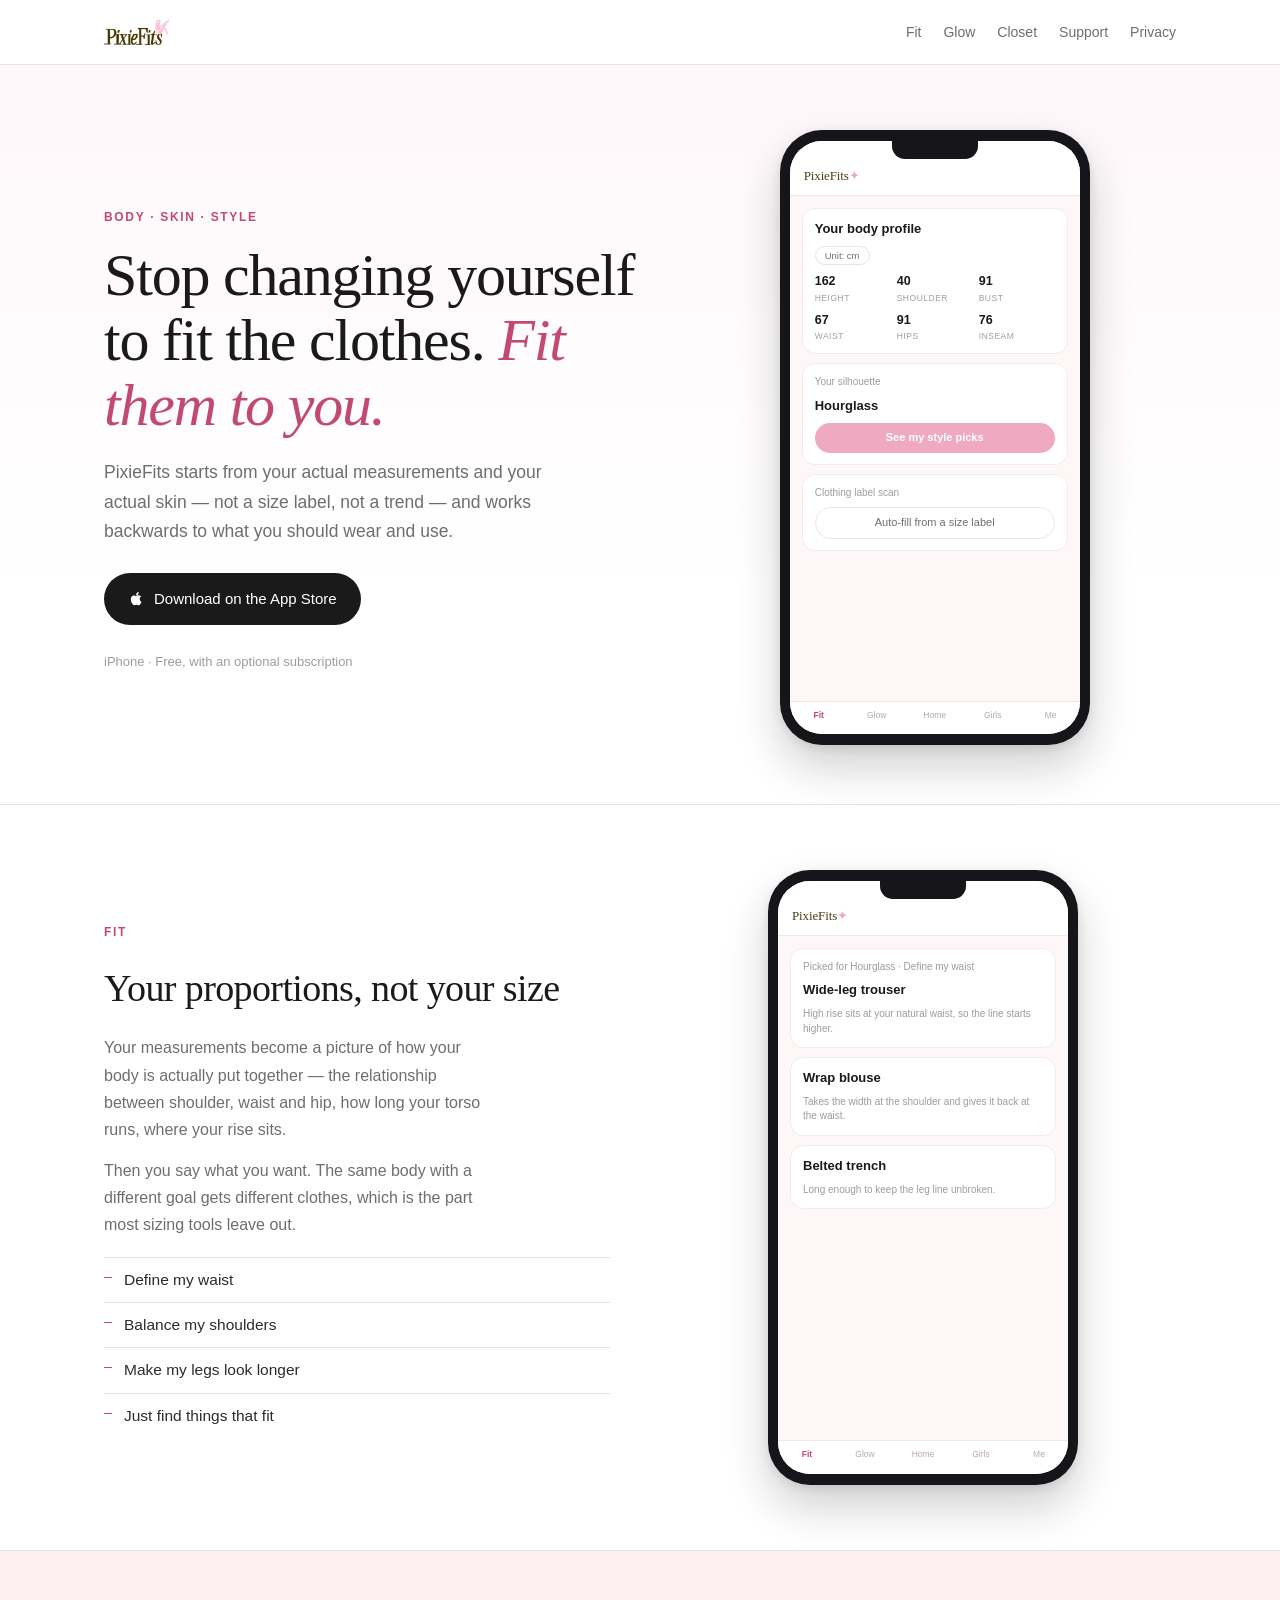
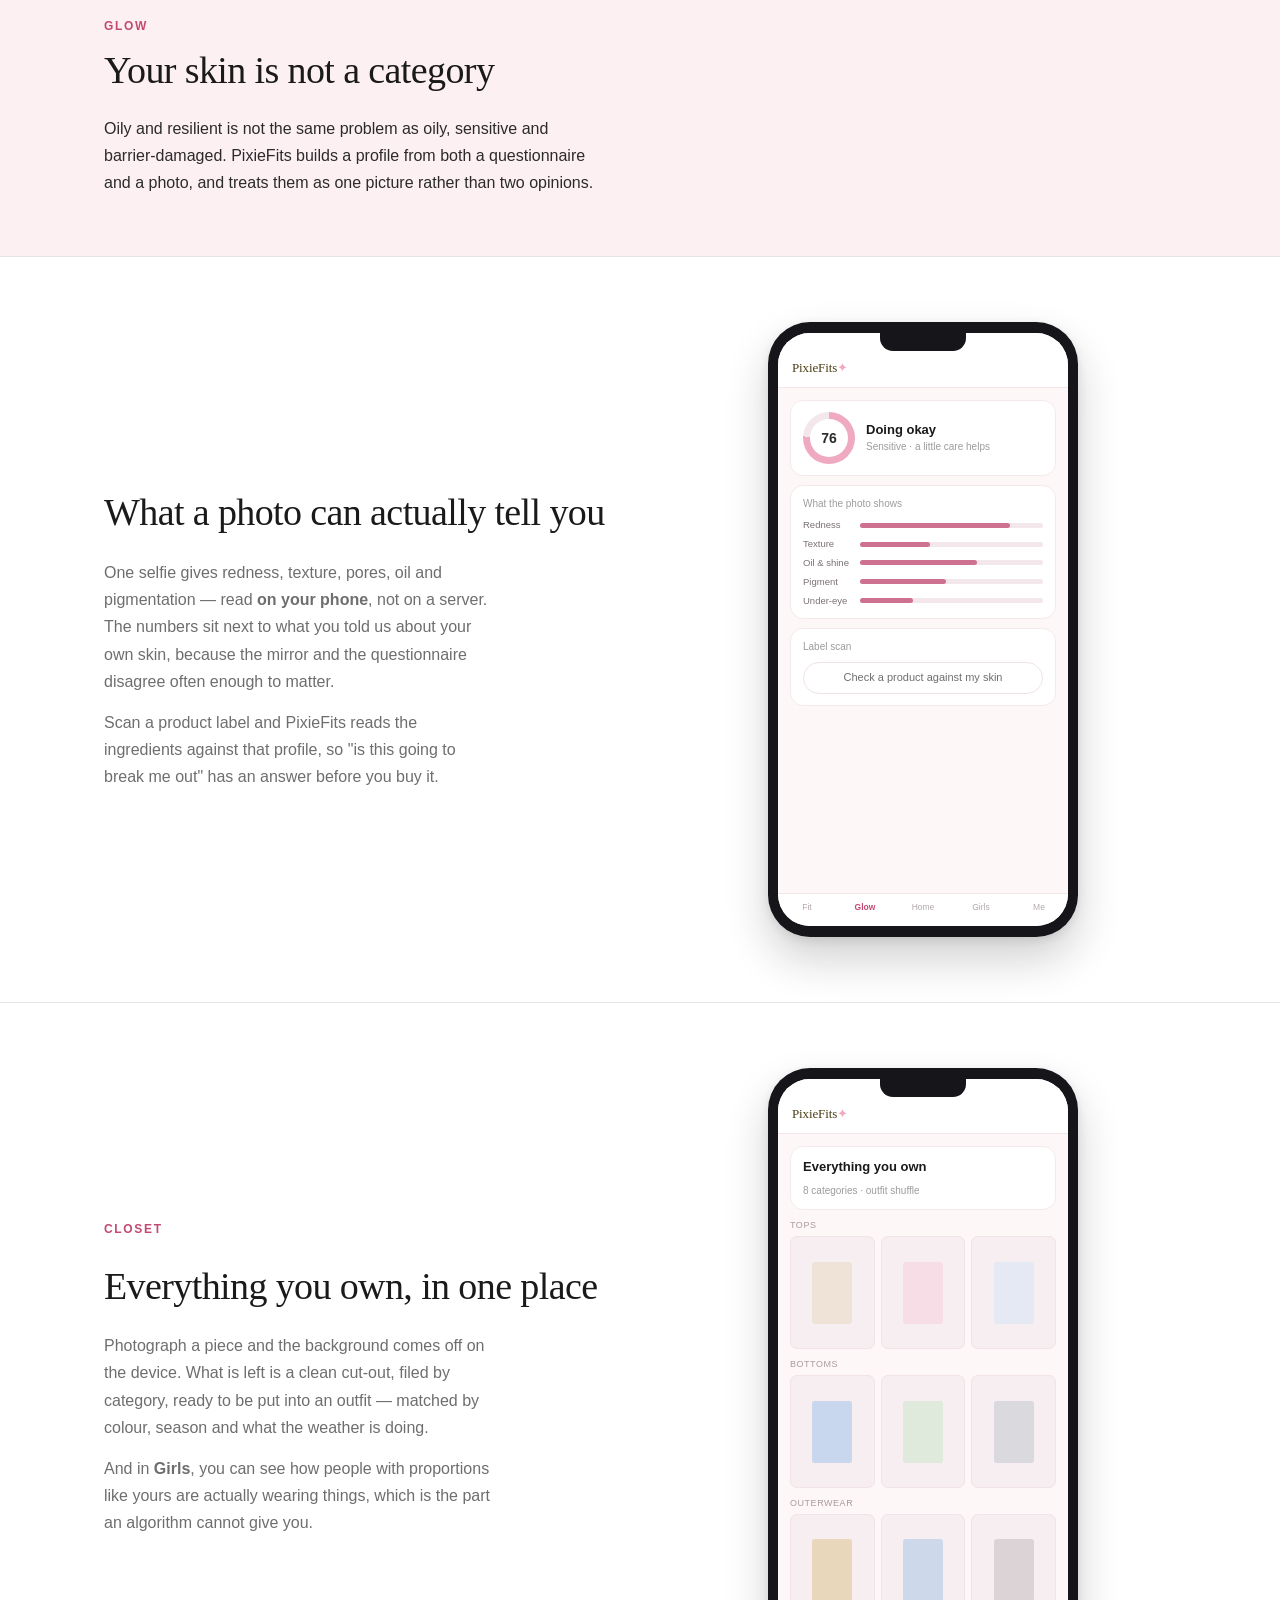
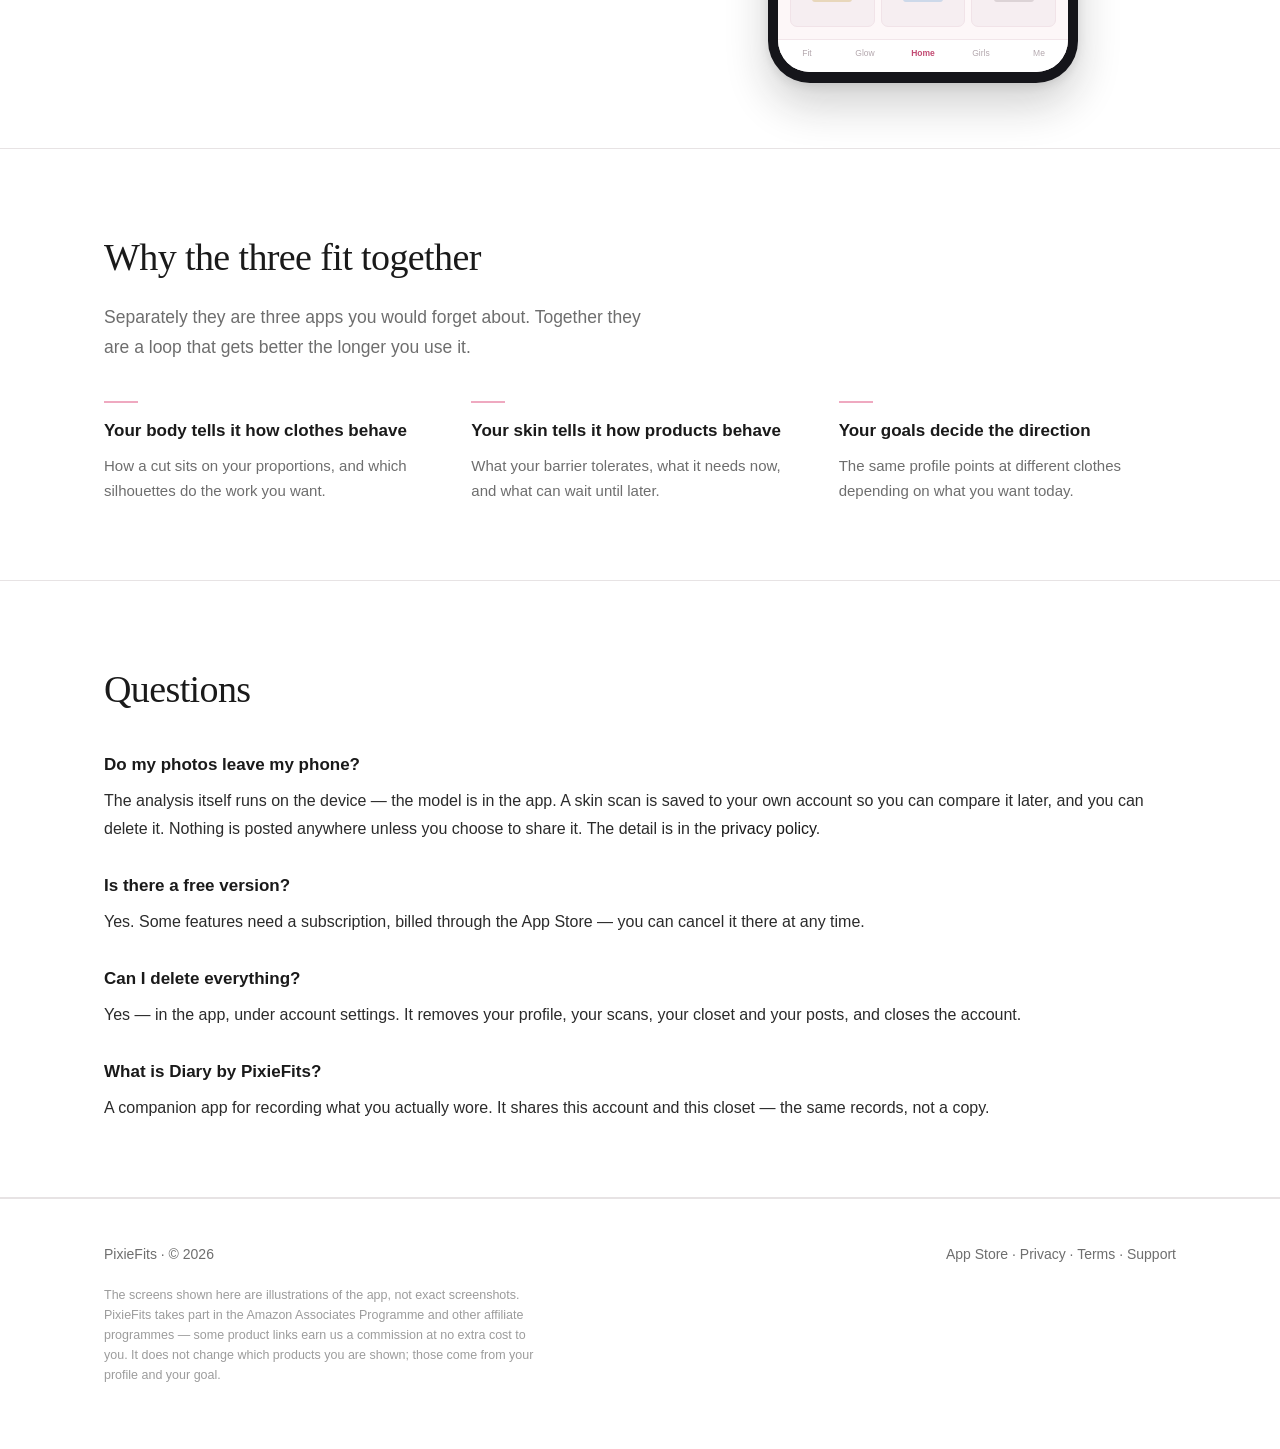
<file: index.html>
<!DOCTYPE html>
<html lang="en">
<head>
<meta charset="UTF-8">
<meta name="viewport" content="width=device-width, initial-scale=1.0">
<title>PixieFits — your body, your skin, your style</title>
<meta name="description" content="PixieFits turns your measurements and your skin into clothes and routines that actually fit. Fit guidance, skin analysis, ingredient checks, and your whole closet in one place.">
<meta property="og:title" content="PixieFits — your body, your skin, your style">
<meta property="og:description" content="Your measurements and your skin, turned into clothes and routines that actually fit.">
<meta property="og:image" content="assets/logo.png">
<meta name="theme-color" content="#ffffff">
<link rel="icon" href="assets/favicon.svg" type="image/svg+xml">
<link rel="stylesheet" href="style.css">
<script src="lang.js" defer></script>
</head>
<body>

<nav class="nav">
  <div class="wrap">
    <a href="index.html" class="brand"><img src="assets/logo.png" alt="PixieFits" width="1606" height="640"></a>
    <ul>
      <li><a class="link" href="#fit">Fit</a></li>
      <li><a class="link" href="#glow">Glow</a></li>
      <li><a class="link" href="#closet">Closet</a></li>
      <li><a class="link" href="support.html">Support</a></li>
      <li><a class="link" href="privacy.html">Privacy</a></li>
    </ul>
  </div>
</nav>

<header class="hero">
  <div class="wrap">
    <div>
      <span class="kicker">Body · Skin · Style</span>
      <h1>Stop changing yourself<br>to fit the clothes. <em>Fit them to you.</em></h1>
      <p>
        PixieFits starts from your actual measurements and your actual skin — not a size
        label, not a trend — and works backwards to what you should wear and use.
      </p>
      <a class="cta" href="https://apps.apple.com/us/app/pixiefits/id6754564600" target="_blank" rel="noopener">
        <svg viewBox="0 0 24 24" aria-hidden="true"><path d="M16.4 12.8c0-2.3 1.9-3.4 2-3.5-1.1-1.6-2.8-1.8-3.4-1.8-1.4-.1-2.8.9-3.5.9s-1.8-.9-3-.8c-1.5 0-3 .9-3.8 2.3-1.6 2.8-.4 7 1.2 9.3.8 1.1 1.7 2.4 2.9 2.3 1.2 0 1.6-.7 3.1-.7s1.8.7 3.1.7 2.1-1.1 2.8-2.2c.9-1.3 1.3-2.6 1.3-2.6s-2.4-.9-2.4-3.6zM14.2 5.9c.6-.8 1.1-1.9 1-3-1 0-2.1.6-2.8 1.5-.6.7-1.1 1.9-1 2.9 1.1.1 2.2-.6 2.8-1.4z"/></svg>
        Download on the App Store
      </a>
      <p class="meta">iPhone · Free, with an optional subscription</p>
    </div>

    <div class="phone">
      <div class="mock" role="img" aria-label="A mockup of the PixieFits body profile screen, showing measurements and a silhouette.">
        <div class="mock-bar"><span class="mock-logo">PixieFits<span>✦</span></span></div>
        <div class="mock-body">
          <div class="mock-card">
            <div class="mock-h">Your body profile</div>
            <span class="mock-chip">Unit: cm</span>
            <div class="mock-meas">
              <div><b>162</b><span>Height</span></div>
              <div><b>40</b><span>Shoulder</span></div>
              <div><b>91</b><span>Bust</span></div>
              <div><b>67</b><span>Waist</span></div>
              <div><b>91</b><span>Hips</span></div>
              <div><b>76</b><span>Inseam</span></div>
            </div>
          </div>
          <div class="mock-card">
            <div class="mock-sub">Your silhouette</div>
            <div class="mock-h">Hourglass</div>
            <div class="mock-btn">See my style picks</div>
          </div>
          <div class="mock-card">
            <div class="mock-sub">Clothing label scan</div>
            <div class="mock-btn ghost">Auto-fill from a size label</div>
          </div>
        </div>
        <div class="mock-tabs"><span class="on">Fit</span><span>Glow</span><span>Home</span><span>Girls</span><span>Me</span></div>
      </div>
    </div>
  </div>
</header>

<!-- ============================ FIT ============================ -->
<section id="fit">
  <div class="wrap">
    <div class="feature" data-reveal>
      <div class="feature-copy">
        <span class="kicker">Fit</span>
        <h2>Your proportions, not your size</h2>
        <p>
          Your measurements become a picture of how your body is actually put together —
          the relationship between shoulder, waist and hip, how long your torso runs, where
          your rise sits.
        </p>
        <p>
          Then you say what you want. The same body with a different goal gets different
          clothes, which is the part most sizing tools leave out.
        </p>
        <ul>
          <li>Define my waist</li>
          <li>Balance my shoulders</li>
          <li>Make my legs look longer</li>
          <li>Just find things that fit</li>
        </ul>
      </div>
      <div class="phone">
        <div class="mock" role="img" aria-label="A mockup of recommended pieces, each with the reason it was chosen.">
          <div class="mock-bar"><span class="mock-logo">PixieFits<span>✦</span></span></div>
          <div class="mock-body">
            <div class="mock-card">
              <div class="mock-sub">Picked for Hourglass · Define my waist</div>
              <div class="mock-h">Wide-leg trouser</div>
              <div class="mock-sub">High rise sits at your natural waist, so the line starts higher.</div>
            </div>
            <div class="mock-card">
              <div class="mock-h">Wrap blouse</div>
              <div class="mock-sub">Takes the width at the shoulder and gives it back at the waist.</div>
            </div>
            <div class="mock-card">
              <div class="mock-h">Belted trench</div>
              <div class="mock-sub">Long enough to keep the leg line unbroken.</div>
            </div>
          </div>
          <div class="mock-tabs"><span class="on">Fit</span><span>Glow</span><span>Home</span><span>Girls</span><span>Me</span></div>
        </div>
      </div>
    </div>
  </div>
</section>

<!-- ============================ GLOW ============================ -->
<div class="block">
  <div class="wrap">
    <span class="kicker">Glow</span>
    <h2>Your skin is not a category</h2>
    <p>
      Oily and resilient is not the same problem as oily, sensitive and barrier-damaged.
      PixieFits builds a profile from both a questionnaire and a photo, and treats them as
      one picture rather than two opinions.
    </p>
  </div>
</div>

<section id="glow">
  <div class="wrap">
    <div class="feature" data-reveal>
      <div class="feature-copy">
        <h2>What a photo can actually tell you</h2>
        <p>
          One selfie gives redness, texture, pores, oil and pigmentation — read
          <strong>on your phone</strong>, not on a server. The numbers sit next to what you
          told us about your own skin, because the mirror and the questionnaire disagree
          often enough to matter.
        </p>
        <p>
          Scan a product label and PixieFits reads the ingredients against that profile, so
          "is this going to break me out" has an answer before you buy it.
        </p>
      </div>
      <div class="phone">
        <div class="mock" role="img" aria-label="A mockup of a skin analysis with a score and per-metric bars.">
          <div class="mock-bar"><span class="mock-logo">PixieFits<span>✦</span></span></div>
          <div class="mock-body">
            <div class="mock-card">
              <div class="mock-score">
                <div class="mock-ring"><i>76</i></div>
                <div>
                  <div class="mock-h">Doing okay</div>
                  <div class="mock-sub">Sensitive · a little care helps</div>
                </div>
              </div>
            </div>
            <div class="mock-card">
              <div class="mock-sub">What the photo shows</div>
              <div class="mock-bars">
                <div><span>Redness</span><u style="--v:82%"></u></div>
                <div><span>Texture</span><u style="--v:38%"></u></div>
                <div><span>Oil &amp; shine</span><u style="--v:64%"></u></div>
                <div><span>Pigment</span><u style="--v:47%"></u></div>
                <div><span>Under-eye</span><u style="--v:29%"></u></div>
              </div>
            </div>
            <div class="mock-card">
              <div class="mock-sub">Label scan</div>
              <div class="mock-btn ghost">Check a product against my skin</div>
            </div>
          </div>
          <div class="mock-tabs"><span>Fit</span><span class="on">Glow</span><span>Home</span><span>Girls</span><span>Me</span></div>
        </div>
      </div>
    </div>
  </div>
</section>

<!-- ============================ CLOSET & GIRLS ============================ -->
<section id="closet">
  <div class="wrap">
    <div class="feature" data-reveal>
      <div class="feature-copy">
        <span class="kicker">Closet</span>
        <h2>Everything you own, in one place</h2>
        <p>
          Photograph a piece and the background comes off on the device. What is left is a
          clean cut-out, filed by category, ready to be put into an outfit — matched by
          colour, season and what the weather is doing.
        </p>
        <p>
          And in <strong>Girls</strong>, you can see how people with proportions like yours
          are actually wearing things, which is the part an algorithm cannot give you.
        </p>
      </div>
      <div class="phone">
        <div class="mock" role="img" aria-label="A mockup of a closet sorted into rails by category.">
          <div class="mock-bar"><span class="mock-logo">PixieFits<span>✦</span></span></div>
          <div class="mock-body">
            <div class="mock-card">
              <div class="mock-h">Everything you own</div>
              <div class="mock-sub">8 categories · outfit shuffle</div>
            </div>
            <div class="mock-rail">
              <span>Tops</span>
              <div><i style="--c:#efe3d8"></i><i style="--c:#f6dde6"></i><i style="--c:#e4e9f4"></i></div>
            </div>
            <div class="mock-rail">
              <span>Bottoms</span>
              <div><i style="--c:#c9d7ee"></i><i style="--c:#dfe9dc"></i><i style="--c:#d9d9de"></i></div>
            </div>
            <div class="mock-rail">
              <span>Outerwear</span>
              <div><i style="--c:#e8d7bb"></i><i style="--c:#cdd9ea"></i><i style="--c:#dcd3d6"></i></div>
            </div>
          </div>
          <div class="mock-tabs"><span>Fit</span><span>Glow</span><span class="on">Home</span><span>Girls</span><span>Me</span></div>
        </div>
      </div>
    </div>
  </div>
</section>

<!-- ============================ THE LOOP ============================ -->
<section>
  <div class="wrap">
    <h2>Why the three fit together</h2>
    <p class="lede">
      Separately they are three apps you would forget about. Together they are a loop that
      gets better the longer you use it.
    </p>
    <div class="grid3">
      <div class="card">
        <div class="rule"></div>
        <h3>Your body tells it how clothes behave</h3>
        <p>How a cut sits on your proportions, and which silhouettes do the work you want.</p>
      </div>
      <div class="card">
        <div class="rule"></div>
        <h3>Your skin tells it how products behave</h3>
        <p>What your barrier tolerates, what it needs now, and what can wait until later.</p>
      </div>
      <div class="card">
        <div class="rule"></div>
        <h3>Your goals decide the direction</h3>
        <p>The same profile points at different clothes depending on what you want today.</p>
      </div>
    </div>
  </div>
</section>

<section>
  <div class="wrap">
    <h2>Questions</h2>
    <h3>Do my photos leave my phone?</h3>
    <p>
      The analysis itself runs on the device — the model is in the app. A skin scan is saved
      to your own account so you can compare it later, and you can delete it. Nothing is
      posted anywhere unless you choose to share it. The detail is in the
      <a href="privacy.html">privacy policy</a>.
    </p>
    <h3>Is there a free version?</h3>
    <p>
      Yes. Some features need a subscription, billed through the App Store — you can cancel
      it there at any time.
    </p>
    <h3>Can I delete everything?</h3>
    <p>
      Yes — in the app, under account settings. It removes your profile, your scans, your
      closet and your posts, and closes the account.
    </p>
    <h3>What is Diary by PixieFits?</h3>
    <p>
      A companion app for recording what you actually wore. It shares this account and this
      closet — the same records, not a copy.
    </p>
  </div>
</section>

<footer>
  <div class="wrap">
    <span>PixieFits · © 2026</span>
    <span>
      <a href="https://apps.apple.com/us/app/pixiefits/id6754564600" target="_blank" rel="noopener">App Store</a> ·
      <a href="privacy.html">Privacy</a> ·
      <a href="terms.html">Terms</a> ·
      <a href="support.html">Support</a>
    </span>
  </div>
  <div class="wrap">
    <p class="disclosure">
      The screens shown here are illustrations of the app, not exact screenshots.
      PixieFits takes part in the Amazon Associates Programme and other affiliate
      programmes — some product links earn us a commission at no extra cost to you. It does
      not change which products you are shown; those come from your profile and your goal.
    </p>
  </div>
</footer>

</body>
</html>
</file>
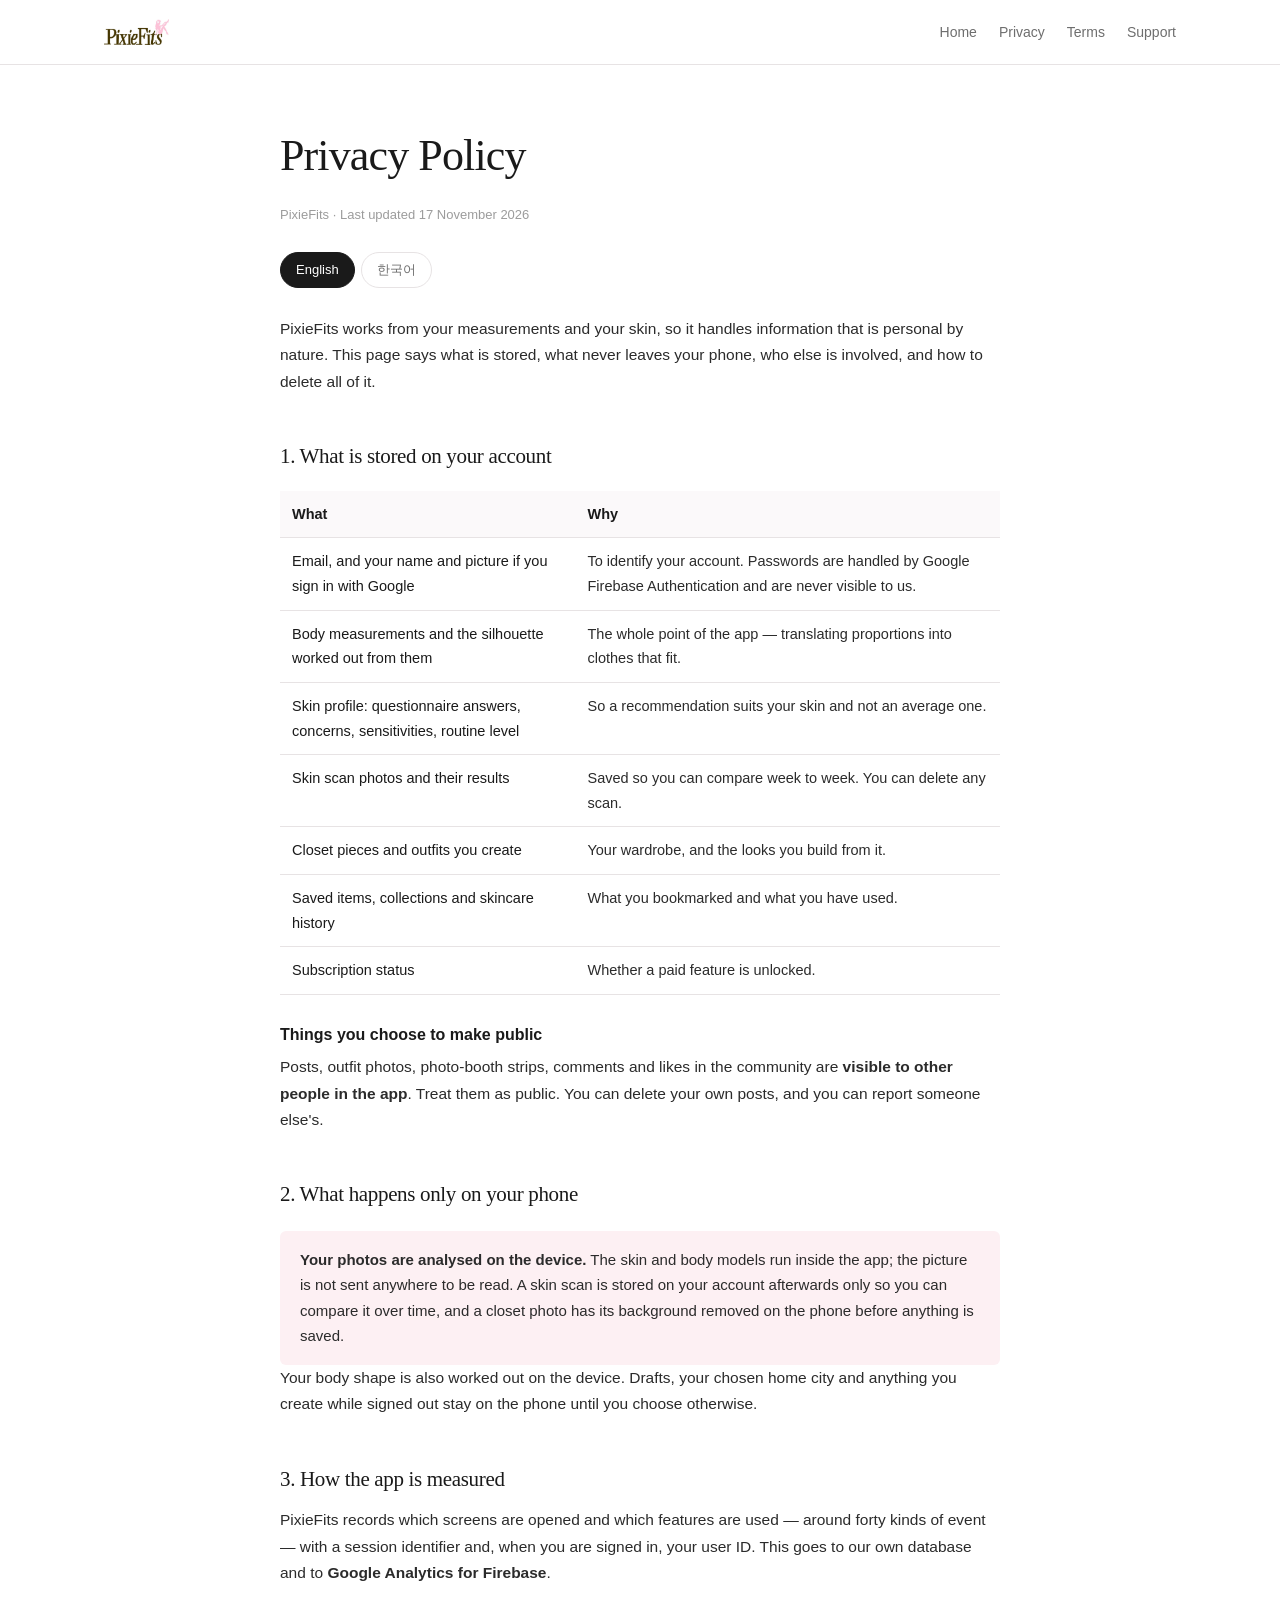
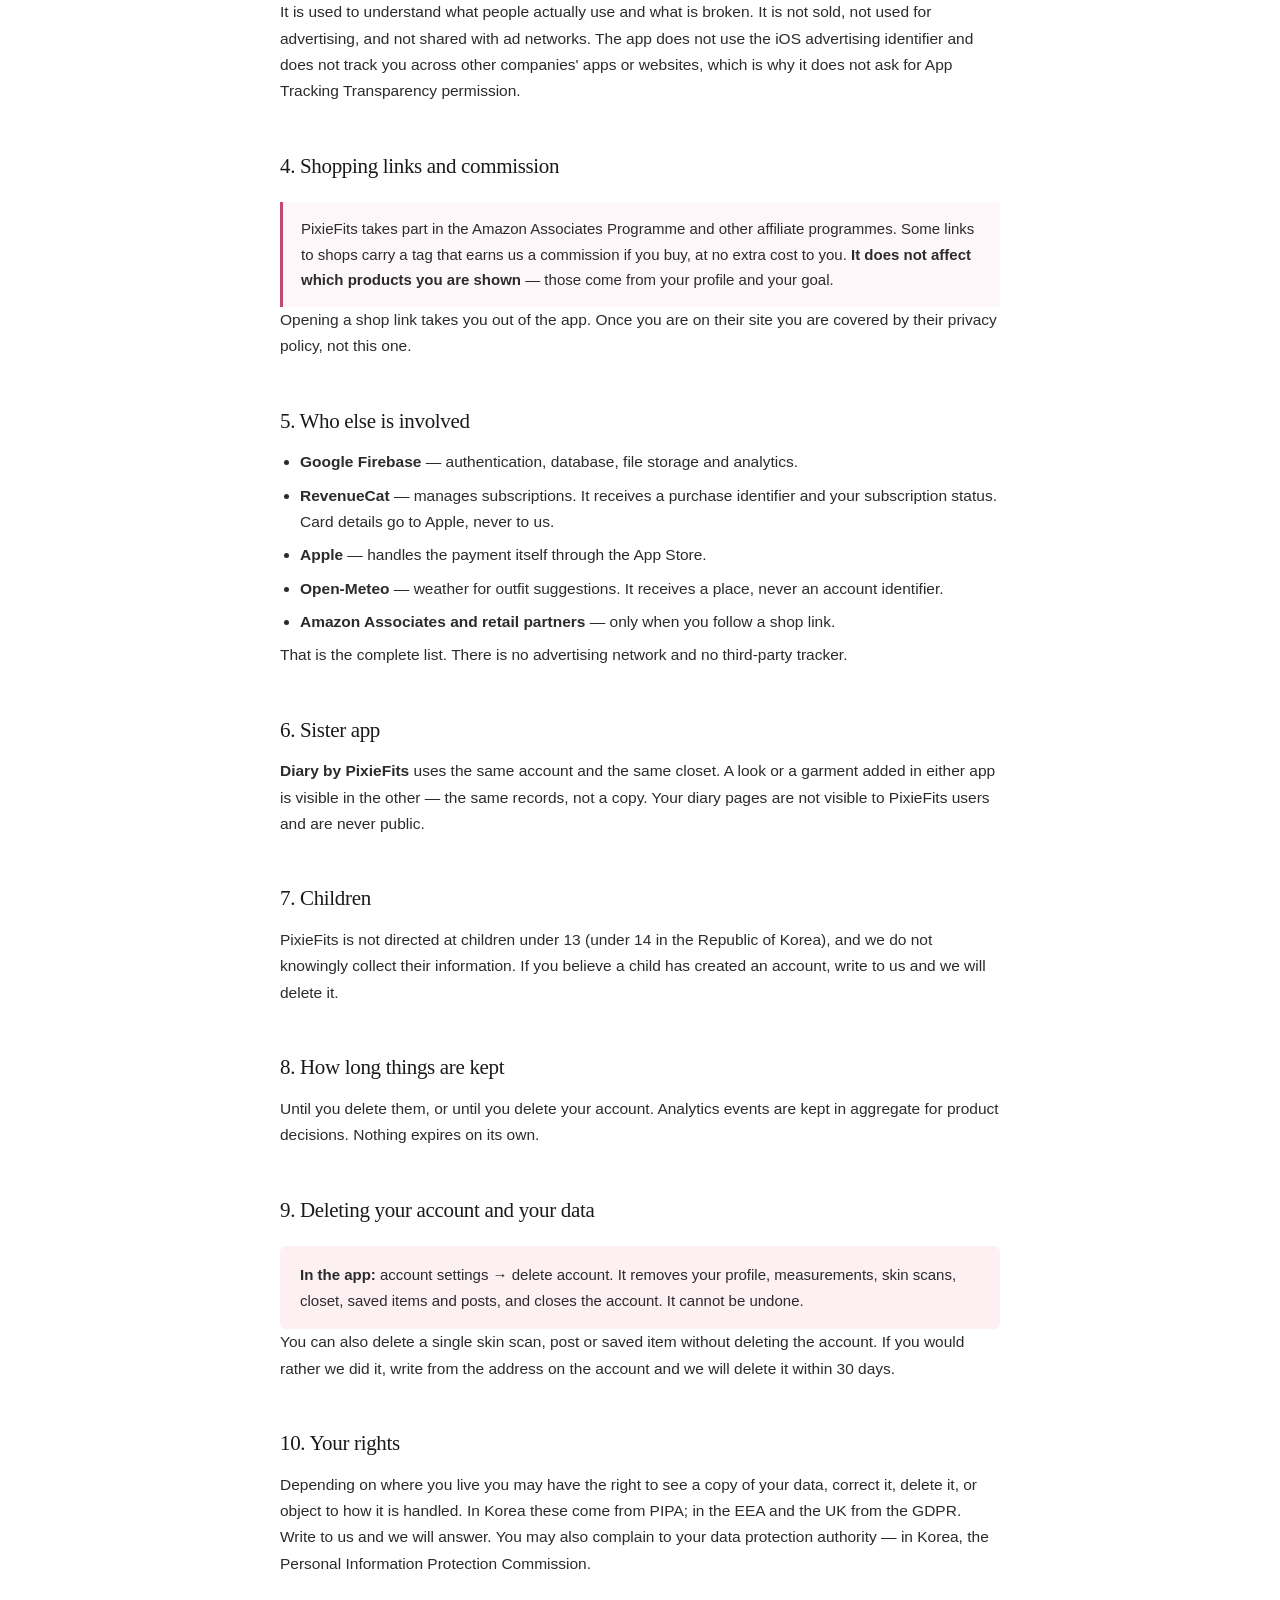
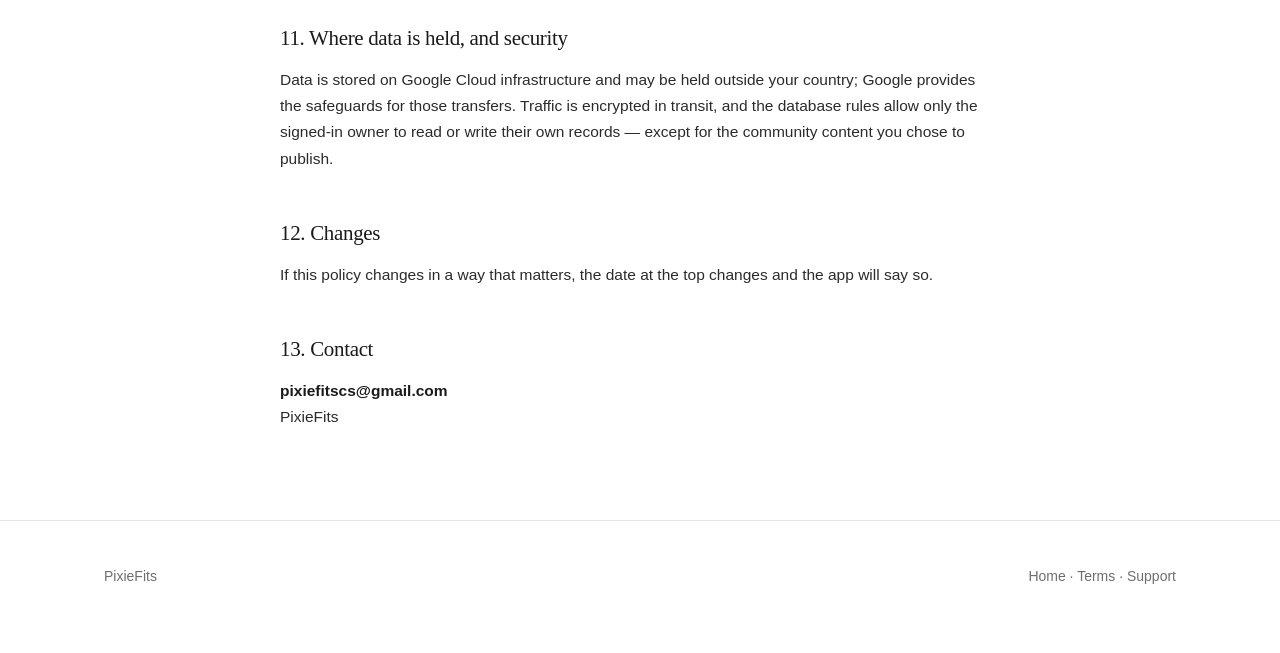
<file: privacy.html>
<!DOCTYPE html>
<html lang="en">
<head>
<meta charset="UTF-8">
<meta name="viewport" content="width=device-width, initial-scale=1.0">
<title>Privacy Policy — PixieFits</title>
<meta name="description" content="What PixieFits stores, what stays on your phone, and how to delete it.">
<link rel="icon" href="assets/favicon.svg" type="image/svg+xml">
<link rel="stylesheet" href="style.css">
<script src="lang.js" defer></script>
</head>
<body>

<nav class="nav">
  <div class="wrap">
    <a href="index.html" class="brand"><img src="assets/logo.png" alt="PixieFits" width="1606" height="640"></a>
    <ul>
      <li><a class="link" href="index.html">Home</a></li>
      <li><a class="link" href="privacy.html">Privacy</a></li>
      <li><a class="link" href="terms.html">Terms</a></li>
      <li><a class="link" href="support.html">Support</a></li>
    </ul>
  </div>
</nav>

<div class="wrap narrow doc">

<!-- ============================ ENGLISH ============================ -->
<div data-lang="en">
  <h1>Privacy Policy</h1>
  <p class="updated">PixieFits · Last updated 17 November 2026</p>
  <div class="langbar">
    <button data-set="en" aria-pressed="true">English</button>
    <button data-set="ko" aria-pressed="false">한국어</button>
  </div>

  <p style="margin-top:28px">
    PixieFits works from your measurements and your skin, so it handles information that is
    personal by nature. This page says what is stored, what never leaves your phone, who else
    is involved, and how to delete all of it.
  </p>

  <h2>1. What is stored on your account</h2>
  <table>
    <thead><tr><th>What</th><th>Why</th></tr></thead>
    <tbody>
      <tr><td>Email, and your name and picture if you sign in with Google</td><td>To identify your account. Passwords are handled by Google Firebase Authentication and are never visible to us.</td></tr>
      <tr><td>Body measurements and the silhouette worked out from them</td><td>The whole point of the app — translating proportions into clothes that fit.</td></tr>
      <tr><td>Skin profile: questionnaire answers, concerns, sensitivities, routine level</td><td>So a recommendation suits your skin and not an average one.</td></tr>
      <tr><td>Skin scan photos and their results</td><td>Saved so you can compare week to week. You can delete any scan.</td></tr>
      <tr><td>Closet pieces and outfits you create</td><td>Your wardrobe, and the looks you build from it.</td></tr>
      <tr><td>Saved items, collections and skincare history</td><td>What you bookmarked and what you have used.</td></tr>
      <tr><td>Subscription status</td><td>Whether a paid feature is unlocked.</td></tr>
    </tbody>
  </table>

  <h3>Things you choose to make public</h3>
  <p>
    Posts, outfit photos, photo-booth strips, comments and likes in the community are
    <strong>visible to other people in the app</strong>. Treat them as public. You can delete
    your own posts, and you can report someone else's.
  </p>

  <h2>2. What happens only on your phone</h2>
  <div class="note">
    <strong>Your photos are analysed on the device.</strong> The skin and body models run
    inside the app; the picture is not sent anywhere to be read. A skin scan is stored on
    your account afterwards only so you can compare it over time, and a closet photo has its
    background removed on the phone before anything is saved.
  </div>
  <p>
    Your body shape is also worked out on the device. Drafts, your chosen home city and
    anything you create while signed out stay on the phone until you choose otherwise.
  </p>

  <h2>3. How the app is measured</h2>
  <p>
    PixieFits records which screens are opened and which features are used — around forty
    kinds of event — with a session identifier and, when you are signed in, your user ID.
    This goes to our own database and to <strong>Google Analytics for Firebase</strong>.
  </p>
  <p>
    It is used to understand what people actually use and what is broken. It is not sold, not
    used for advertising, and not shared with ad networks. The app does not use the iOS
    advertising identifier and does not track you across other companies' apps or websites,
    which is why it does not ask for App Tracking Transparency permission.
  </p>

  <h2>4. Shopping links and commission</h2>
  <div class="warn">
    PixieFits takes part in the Amazon Associates Programme and other affiliate programmes.
    Some links to shops carry a tag that earns us a commission if you buy, at no extra cost
    to you. <strong>It does not affect which products you are shown</strong> — those come
    from your profile and your goal.
  </div>
  <p>
    Opening a shop link takes you out of the app. Once you are on their site you are covered
    by their privacy policy, not this one.
  </p>

  <h2>5. Who else is involved</h2>
  <ul>
    <li><strong>Google Firebase</strong> — authentication, database, file storage and analytics.</li>
    <li><strong>RevenueCat</strong> — manages subscriptions. It receives a purchase identifier and your subscription status. Card details go to Apple, never to us.</li>
    <li><strong>Apple</strong> — handles the payment itself through the App Store.</li>
    <li><strong>Open-Meteo</strong> — weather for outfit suggestions. It receives a place, never an account identifier.</li>
    <li><strong>Amazon Associates and retail partners</strong> — only when you follow a shop link.</li>
  </ul>
  <p>That is the complete list. There is no advertising network and no third-party tracker.</p>

  <h2>6. Sister app</h2>
  <p>
    <strong>Diary by PixieFits</strong> uses the same account and the same closet. A look or a
    garment added in either app is visible in the other — the same records, not a copy. Your
    diary pages are not visible to PixieFits users and are never public.
  </p>

  <h2>7. Children</h2>
  <p>
    PixieFits is not directed at children under 13 (under 14 in the Republic of Korea), and we
    do not knowingly collect their information. If you believe a child has created an account,
    write to us and we will delete it.
  </p>

  <h2>8. How long things are kept</h2>
  <p>
    Until you delete them, or until you delete your account. Analytics events are kept in
    aggregate for product decisions. Nothing expires on its own.
  </p>

  <h2>9. Deleting your account and your data</h2>
  <div class="note">
    <strong>In the app:</strong> account settings → delete account. It removes your profile,
    measurements, skin scans, closet, saved items and posts, and closes the account. It
    cannot be undone.
  </div>
  <p>
    You can also delete a single skin scan, post or saved item without deleting the account.
    If you would rather we did it, write from the address on the account and we will delete it
    within 30 days.
  </p>

  <h2>10. Your rights</h2>
  <p>
    Depending on where you live you may have the right to see a copy of your data, correct it,
    delete it, or object to how it is handled. In Korea these come from PIPA; in the EEA and
    the UK from the GDPR. Write to us and we will answer. You may also complain to your data
    protection authority — in Korea, the Personal Information Protection Commission.
  </p>

  <h2>11. Where data is held, and security</h2>
  <p>
    Data is stored on Google Cloud infrastructure and may be held outside your country; Google
    provides the safeguards for those transfers. Traffic is encrypted in transit, and the
    database rules allow only the signed-in owner to read or write their own records —
    except for the community content you chose to publish.
  </p>

  <h2>12. Changes</h2>
  <p>
    If this policy changes in a way that matters, the date at the top changes and the app will
    say so.
  </p>

  <h2>13. Contact</h2>
  <p><strong><a href="mailto:&#112;&#105;&#120;&#105;&#101;&#102;&#105;&#116;&#115;&#99;&#115;&#64;&#103;&#109;&#97;&#105;&#108;&#46;&#99;&#111;&#109;">&#112;&#105;&#120;&#105;&#101;&#102;&#105;&#116;&#115;&#99;&#115;&#64;&#103;&#109;&#97;&#105;&#108;&#46;&#99;&#111;&#109;</a></strong><br>PixieFits</p>
</div>

<!-- ============================ 한국어 ============================ -->
<div data-lang="ko">
  <h1>개인정보 처리방침</h1>
  <p class="updated">PixieFits · 최종 수정 2026년 11월 17일</p>
  <div class="langbar">
    <button data-set="en" aria-pressed="false">English</button>
    <button data-set="ko" aria-pressed="true">한국어</button>
  </div>

  <p style="margin-top:28px">
    PixieFits는 사용자의 신체 치수와 피부를 바탕으로 동작하므로, 성격상 민감한 정보를 다룹니다.
    이 문서는 무엇이 저장되고, 무엇이 기기 밖으로 나가지 않으며, 누가 관여하고, 어떻게 전부
    지울 수 있는지를 적은 것입니다.
  </p>

  <h2>1. 계정에 저장되는 것</h2>
  <table>
    <thead><tr><th>항목</th><th>이유</th></tr></thead>
    <tbody>
      <tr><td>이메일, Google 로그인 시 이름과 프로필 사진</td><td>계정 식별용입니다. 비밀번호는 Google Firebase Authentication이 처리하며 저희는 볼 수 없습니다.</td></tr>
      <tr><td>신체 치수와 그로부터 계산된 실루엣</td><td>앱의 핵심입니다. 비율을 맞는 옷으로 옮기기 위해 필요합니다.</td></tr>
      <tr><td>피부 프로필: 설문 답변, 고민, 민감도, 루틴 수준</td><td>평균이 아니라 본인 피부에 맞는 추천을 위해서입니다.</td></tr>
      <tr><td>피부 스캔 사진과 분석 결과</td><td>주 단위로 비교하실 수 있도록 저장합니다. 개별 스캔은 삭제 가능합니다.</td></tr>
      <tr><td>옷장 아이템과 직접 만든 코디</td><td>보유 의류와 그걸로 만든 룩입니다.</td></tr>
      <tr><td>저장한 상품, 컬렉션, 스킨케어 사용 이력</td><td>북마크한 것과 써 본 것입니다.</td></tr>
      <tr><td>구독 상태</td><td>유료 기능 사용 가능 여부입니다.</td></tr>
    </tbody>
  </table>

  <h3>직접 공개를 선택하는 것</h3>
  <p>
    커뮤니티의 게시물, 코디 사진, 포토부스 사진, 댓글, 좋아요는 <strong>앱 내 다른 사용자에게
    보입니다.</strong> 공개된다고 생각하고 올려 주세요. 본인 게시물은 삭제할 수 있고, 타인의
    게시물은 신고할 수 있습니다.
  </p>

  <h2>2. 기기 안에서만 일어나는 것</h2>
  <div class="note">
    <strong>사진 분석은 기기에서 이루어집니다.</strong> 피부·체형 모델이 앱 안에서 돌아가며,
    사진을 판독하기 위해 어디로도 전송하지 않습니다. 피부 스캔은 시간에 따른 비교를 위해
    이후 계정에 저장되고, 옷 사진은 저장 전에 기기에서 배경이 제거됩니다.
  </div>
  <p>
    체형 계산도 기기에서 합니다. 작성 중인 내용, 선택한 도시, 로그아웃 상태에서 만든 것은
    직접 옮기기 전까지 기기에만 남습니다.
  </p>

  <h2>3. 앱 이용 측정</h2>
  <p>
    어떤 화면을 열고 어떤 기능을 쓰는지 약 40종의 이벤트로 기록합니다. 세션 식별자와,
    로그인 상태라면 사용자 ID가 함께 기록되며, 저희 데이터베이스와
    <strong>Google Analytics for Firebase</strong>로 전송됩니다.
  </p>
  <p>
    실제로 무엇이 쓰이고 무엇이 고장나 있는지 파악하기 위한 용도입니다. 판매하지 않고, 광고에
    사용하지 않으며, 광고 네트워크와 공유하지 않습니다. iOS 광고 식별자를 쓰지 않고 다른 회사의
    앱·웹사이트에 걸친 추적도 하지 않으므로, ATT(앱 추적 투명성) 권한을 요청하지 않습니다.
  </p>

  <h2>4. 쇼핑 링크와 수수료</h2>
  <div class="warn">
    PixieFits는 Amazon Associates를 비롯한 제휴 프로그램에 참여합니다. 일부 쇼핑 링크에는
    구매 시 저희에게 수수료가 발생하는 태그가 포함되며, 구매자가 더 내는 금액은 없습니다.
    <strong>어떤 상품이 추천되는지에는 영향을 주지 않습니다</strong> — 추천은 프로필과 목표에서
    나옵니다.
  </div>
  <p>
    쇼핑 링크를 열면 앱 밖으로 이동합니다. 해당 사이트에서는 그곳의 처리방침이 적용됩니다.
  </p>

  <h2>5. 함께 관여하는 곳</h2>
  <ul>
    <li><strong>Google Firebase</strong> — 인증, 데이터베이스, 파일 저장, 분석.</li>
    <li><strong>RevenueCat</strong> — 구독 관리. 구매 식별자와 구독 상태를 받습니다. 카드 정보는 Apple로 가며 저희에게 오지 않습니다.</li>
    <li><strong>Apple</strong> — App Store를 통한 결제 처리.</li>
    <li><strong>Open-Meteo</strong> — 날씨 기반 코디 제안. 지역 정보만 전달되고 계정 식별자는 가지 않습니다.</li>
    <li><strong>Amazon Associates 및 쇼핑몰</strong> — 쇼핑 링크를 눌렀을 때에 한합니다.</li>
  </ul>
  <p>이것이 전부입니다. 광고 네트워크와 제3자 트래커는 사용하지 않습니다.</p>

  <h2>6. 자매 앱</h2>
  <p>
    <strong>Diary by PixieFits</strong>는 같은 계정과 같은 옷장을 사용합니다. 한쪽에서 추가한
    룩이나 옷이 다른 쪽에서도 보입니다 — 복사본이 아니라 같은 기록입니다. 일기 내용은
    PixieFits 사용자에게 보이지 않으며 공개되지 않습니다.
  </p>

  <h2>7. 아동</h2>
  <p>
    만 14세 미만(대한민국 기준, 그 외 지역은 13세 미만) 아동을 대상으로 하지 않으며 해당 정보를
    알면서 수집하지 않습니다. 아동이 계정을 만든 것으로 보이면 알려주시면 삭제하겠습니다.
  </p>

  <h2>8. 보유 기간</h2>
  <p>
    직접 삭제하시거나 계정을 삭제하실 때까지 보관합니다. 분석 이벤트는 제품 판단을 위해
    집계 형태로 보관합니다. 자동으로 만료되지 않습니다.
  </p>

  <h2>9. 계정과 데이터 삭제</h2>
  <div class="note">
    <strong>앱에서:</strong> 계정 설정 → 계정 삭제. 프로필, 신체 치수, 피부 스캔, 옷장, 저장한
    항목, 게시물을 지우고 계정을 닫습니다. 되돌릴 수 없습니다.
  </div>
  <p>
    계정을 지우지 않고 피부 스캔·게시물·저장 항목만 개별 삭제할 수도 있습니다. 직접 하기
    어려우시면 계정에 등록된 주소로 메일 주시면 30일 이내에 삭제해 드립니다.
  </p>

  <h2>10. 이용자의 권리</h2>
  <p>
    거주 지역에 따라 본인 정보의 열람, 정정, 삭제, 처리정지를 요구할 권리가 있습니다.
    대한민국에서는 「개인정보 보호법」, 유럽경제지역과 영국에서는 GDPR에 근거합니다.
    메일 주시면 회신드립니다. 개인정보보호위원회 등 감독기관에 신고하실 수도 있습니다.
  </p>

  <h2>11. 보관 위치와 보안</h2>
  <p>
    데이터는 Google Cloud 인프라에 저장되며 이용자의 국가 밖에 보관될 수 있고, 해당 이전에
    대한 보호조치는 Google이 제공합니다. 전송 구간은 암호화되며, 데이터베이스 규칙은 로그인한
    본인만 자신의 기록을 읽고 쓸 수 있도록 제한합니다 — 직접 공개를 선택한 커뮤니티 콘텐츠는
    예외입니다.
  </p>

  <h2>12. 변경</h2>
  <p>의미 있는 변경이 있으면 상단 날짜가 바뀌고 앱에서도 안내합니다.</p>

  <h2>13. 문의</h2>
  <p><strong><a href="mailto:&#112;&#105;&#120;&#105;&#101;&#102;&#105;&#116;&#115;&#99;&#115;&#64;&#103;&#109;&#97;&#105;&#108;&#46;&#99;&#111;&#109;">&#112;&#105;&#120;&#105;&#101;&#102;&#105;&#116;&#115;&#99;&#115;&#64;&#103;&#109;&#97;&#105;&#108;&#46;&#99;&#111;&#109;</a></strong><br>PixieFits</p>
</div>

</div>

<footer>
  <div class="wrap">
    <span>PixieFits</span>
    <span><a href="index.html">Home</a> · <a href="terms.html">Terms</a> · <a href="support.html">Support</a></span>
  </div>
</footer>

</body>
</html>
</file>
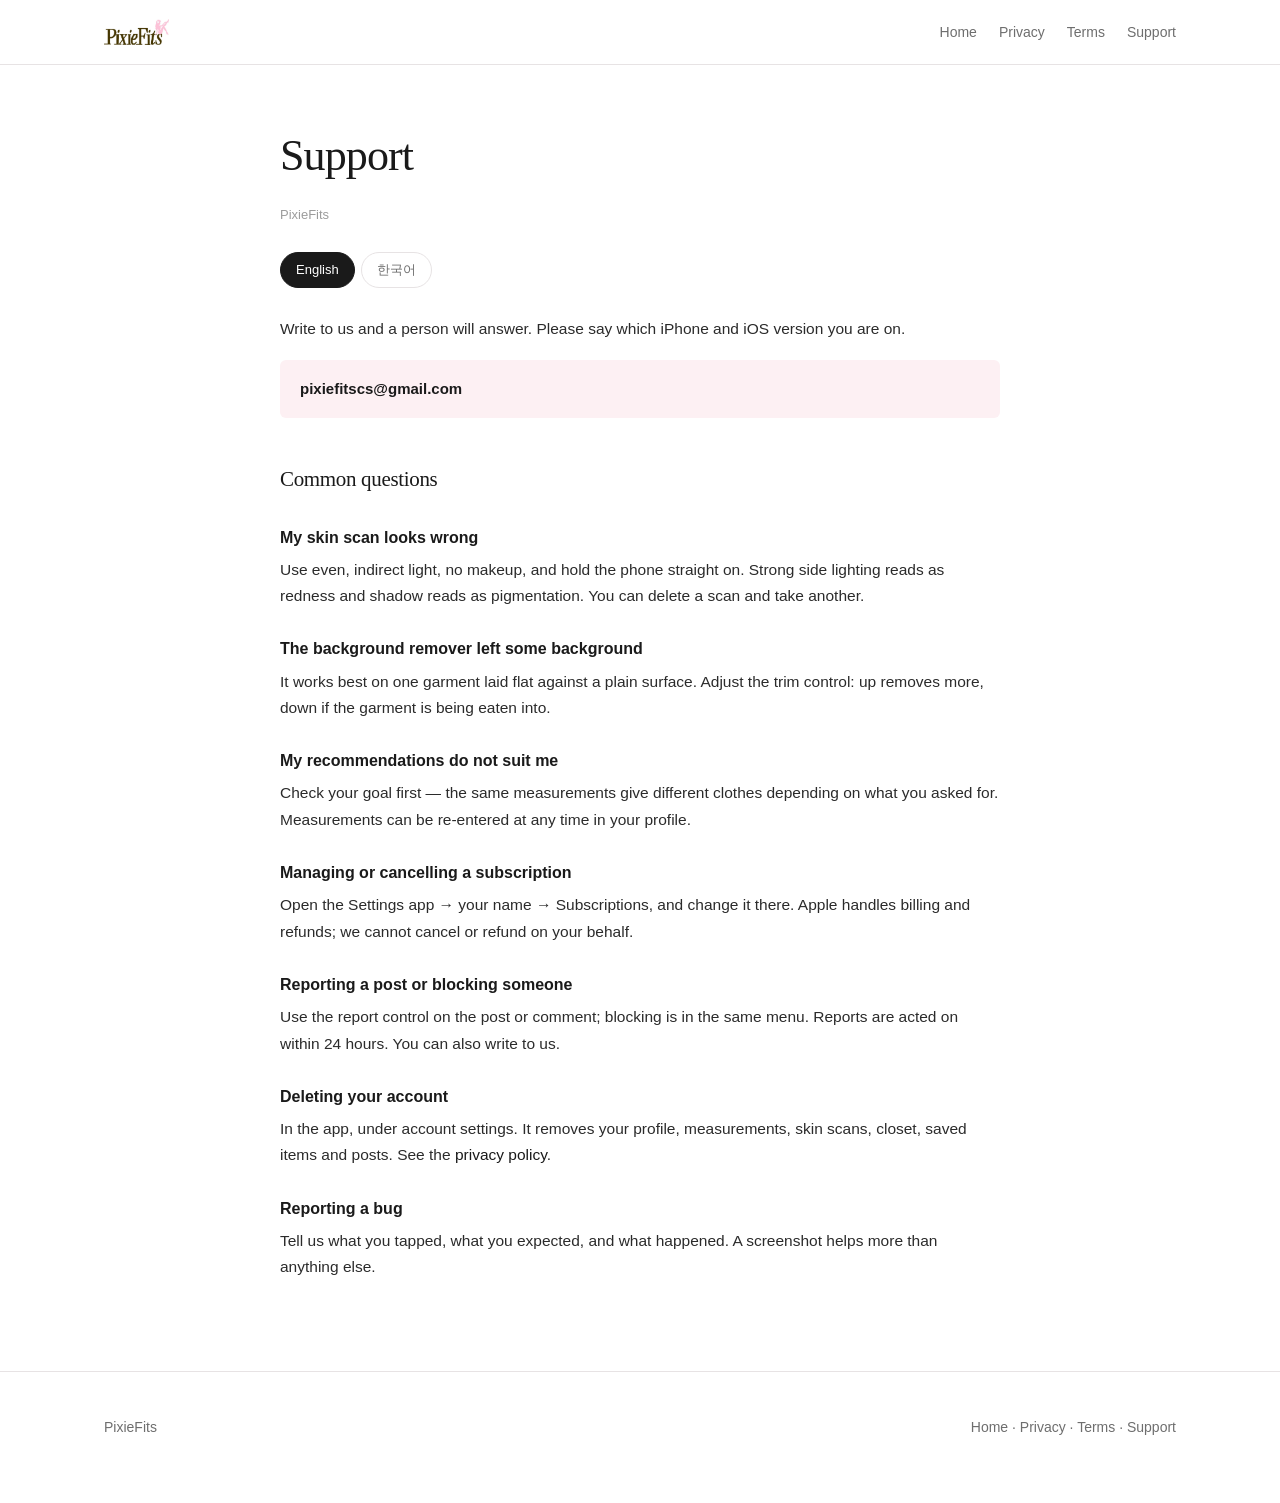
<file: support.html>
<!DOCTYPE html>
<html lang="en">
<head>
<meta charset="UTF-8">
<meta name="viewport" content="width=device-width, initial-scale=1.0">
<title>Support — PixieFits</title>
<meta name="description" content="Help with PixieFits: measurements, skin scans, the closet, subscriptions and account deletion.">
<link rel="icon" href="assets/favicon.svg" type="image/svg+xml">
<link rel="stylesheet" href="style.css">
<script src="lang.js" defer></script>
</head>
<body>
<nav class="nav">
  <div class="wrap">
    <a href="index.html" class="brand"><img src="assets/logo.png" alt="PixieFits" width="1606" height="640"></a>
    <ul>
      <li><a class="link" href="index.html">Home</a></li>
      <li><a class="link" href="privacy.html">Privacy</a></li>
      <li><a class="link" href="terms.html">Terms</a></li>
      <li><a class="link" href="support.html">Support</a></li>
    </ul>
  </div>
</nav>
<div class="wrap narrow doc">
<div data-lang="en">
  <h1>Support</h1>
  <p class="updated">PixieFits</p>
  <div class="langbar"><button data-set="en" aria-pressed="true">English</button><button data-set="ko" aria-pressed="false">한국어</button></div>
  <p style="margin-top:28px">Write to us and a person will answer. Please say which iPhone and iOS version you are on.</p>
  <div class="note"><strong><a href="mailto:&#112;&#105;&#120;&#105;&#101;&#102;&#105;&#116;&#115;&#99;&#115;&#64;&#103;&#109;&#97;&#105;&#108;&#46;&#99;&#111;&#109;">&#112;&#105;&#120;&#105;&#101;&#102;&#105;&#116;&#115;&#99;&#115;&#64;&#103;&#109;&#97;&#105;&#108;&#46;&#99;&#111;&#109;</a></strong></div>

  <h2>Common questions</h2>
  <h3>My skin scan looks wrong</h3>
  <p>Use even, indirect light, no makeup, and hold the phone straight on. Strong side lighting reads as redness and shadow reads as pigmentation. You can delete a scan and take another.</p>
  <h3>The background remover left some background</h3>
  <p>It works best on one garment laid flat against a plain surface. Adjust the trim control: up removes more, down if the garment is being eaten into.</p>
  <h3>My recommendations do not suit me</h3>
  <p>Check your goal first — the same measurements give different clothes depending on what you asked for. Measurements can be re-entered at any time in your profile.</p>
  <h3>Managing or cancelling a subscription</h3>
  <p>Open the Settings app → your name → Subscriptions, and change it there. Apple handles billing and refunds; we cannot cancel or refund on your behalf.</p>
  <h3>Reporting a post or blocking someone</h3>
  <p>Use the report control on the post or comment; blocking is in the same menu. Reports are acted on within 24 hours. You can also write to us.</p>
  <h3>Deleting your account</h3>
  <p>In the app, under account settings. It removes your profile, measurements, skin scans, closet, saved items and posts. See the <a href="privacy.html">privacy policy</a>.</p>
  <h3>Reporting a bug</h3>
  <p>Tell us what you tapped, what you expected, and what happened. A screenshot helps more than anything else.</p>
</div>

<div data-lang="ko">
  <h1>고객지원</h1>
  <p class="updated">PixieFits</p>
  <div class="langbar"><button data-set="en" aria-pressed="false">English</button><button data-set="ko" aria-pressed="true">한국어</button></div>
  <p style="margin-top:28px">메일 주시면 사람이 답변드립니다. 사용 중인 iPhone 기종과 iOS 버전을 함께 적어주세요.</p>
  <div class="note"><strong><a href="mailto:&#112;&#105;&#120;&#105;&#101;&#102;&#105;&#116;&#115;&#99;&#115;&#64;&#103;&#109;&#97;&#105;&#108;&#46;&#99;&#111;&#109;">&#112;&#105;&#120;&#105;&#101;&#102;&#105;&#116;&#115;&#99;&#115;&#64;&#103;&#109;&#97;&#105;&#108;&#46;&#99;&#111;&#109;</a></strong></div>

  <h2>자주 묻는 것</h2>
  <h3>피부 분석 결과가 이상해요</h3>
  <p>간접광에서 고르게, 화장을 지운 상태로, 정면에서 찍어주세요. 측면 조명은 붉은기로, 그림자는 색소침착으로 읽힙니다. 스캔은 삭제하고 다시 찍으실 수 있습니다.</p>
  <h3>배경이 덜 지워져요</h3>
  <p>옷 한 벌을 평평하게 펴고 단색 배경에서 찍었을 때 가장 잘 됩니다. 다듬기 값을 올리면 더 많이 지우고, 내리면 옷이 깎이는 걸 줄입니다.</p>
  <h3>추천이 저랑 안 맞아요</h3>
  <p>먼저 목표를 확인해 보세요 — 같은 치수라도 무엇을 원하시는지에 따라 옷이 달라집니다. 치수는 프로필에서 언제든 다시 입력하실 수 있습니다.</p>
  <h3>구독 관리·해지</h3>
  <p>설정 앱 → 본인 이름 → 구독에서 변경하시면 됩니다. 결제와 환불은 Apple이 처리하며, 저희가 대신 해지하거나 환불해 드릴 수는 없습니다.</p>
  <h3>게시물 신고 / 사용자 차단</h3>
  <p>게시물이나 댓글의 신고 버튼을 눌러주세요. 차단도 같은 메뉴에 있습니다. 신고는 24시간 이내에 조치합니다. 메일로도 신고하실 수 있습니다.</p>
  <h3>계정 삭제</h3>
  <p>앱의 계정 설정에서 하실 수 있습니다. 프로필, 신체 치수, 피부 스캔, 옷장, 저장 항목, 게시물이 삭제됩니다. <a href="privacy.html">개인정보 처리방침</a>을 참고하세요.</p>
  <h3>버그 신고</h3>
  <p>무엇을 눌렀고, 무엇을 기대했고, 실제로 어떻게 됐는지 적어주세요. 스크린샷이 가장 도움이 됩니다.</p>
</div>
</div>
<footer>
  <div class="wrap">
    <span>PixieFits</span>
    <span><a href="index.html">Home</a> · <a href="privacy.html">Privacy</a> · <a href="terms.html">Terms</a> · <a href="support.html">Support</a></span>
  </div>
</footer>
</body>
</html>
</file>
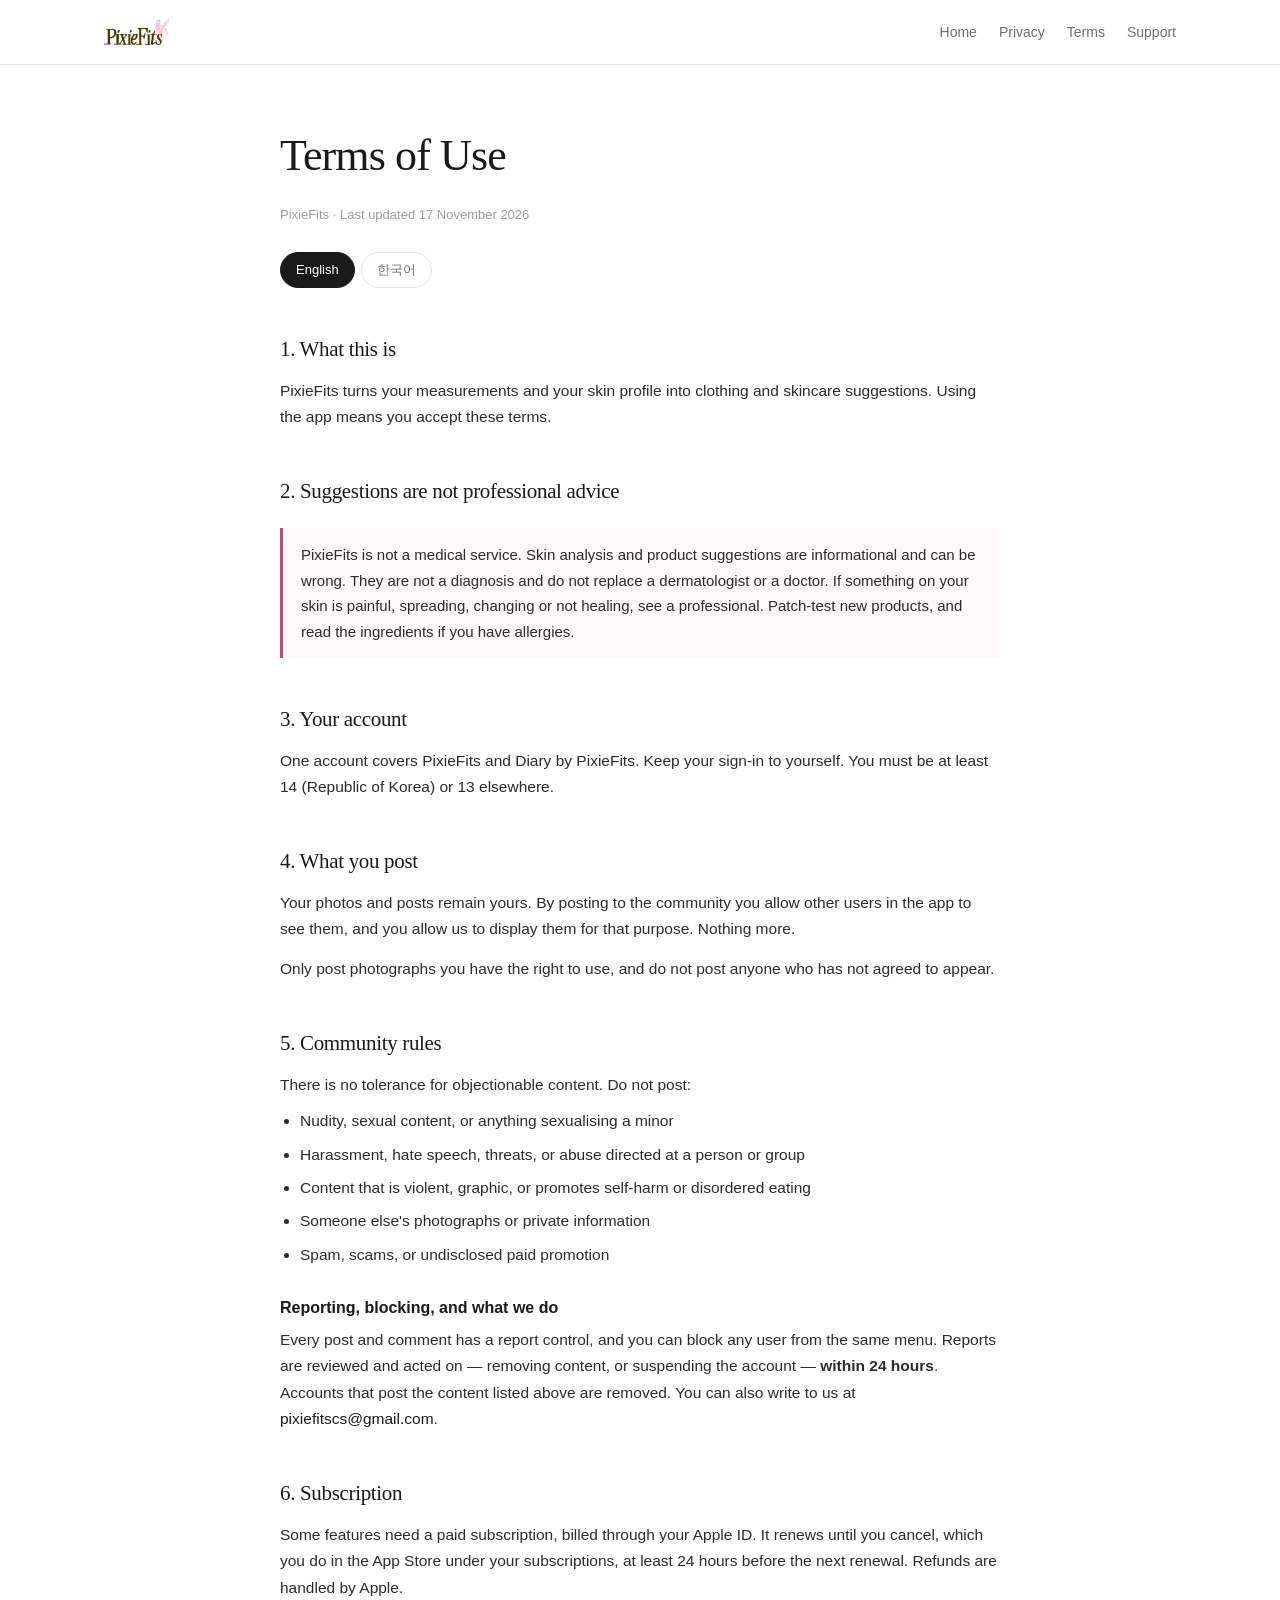
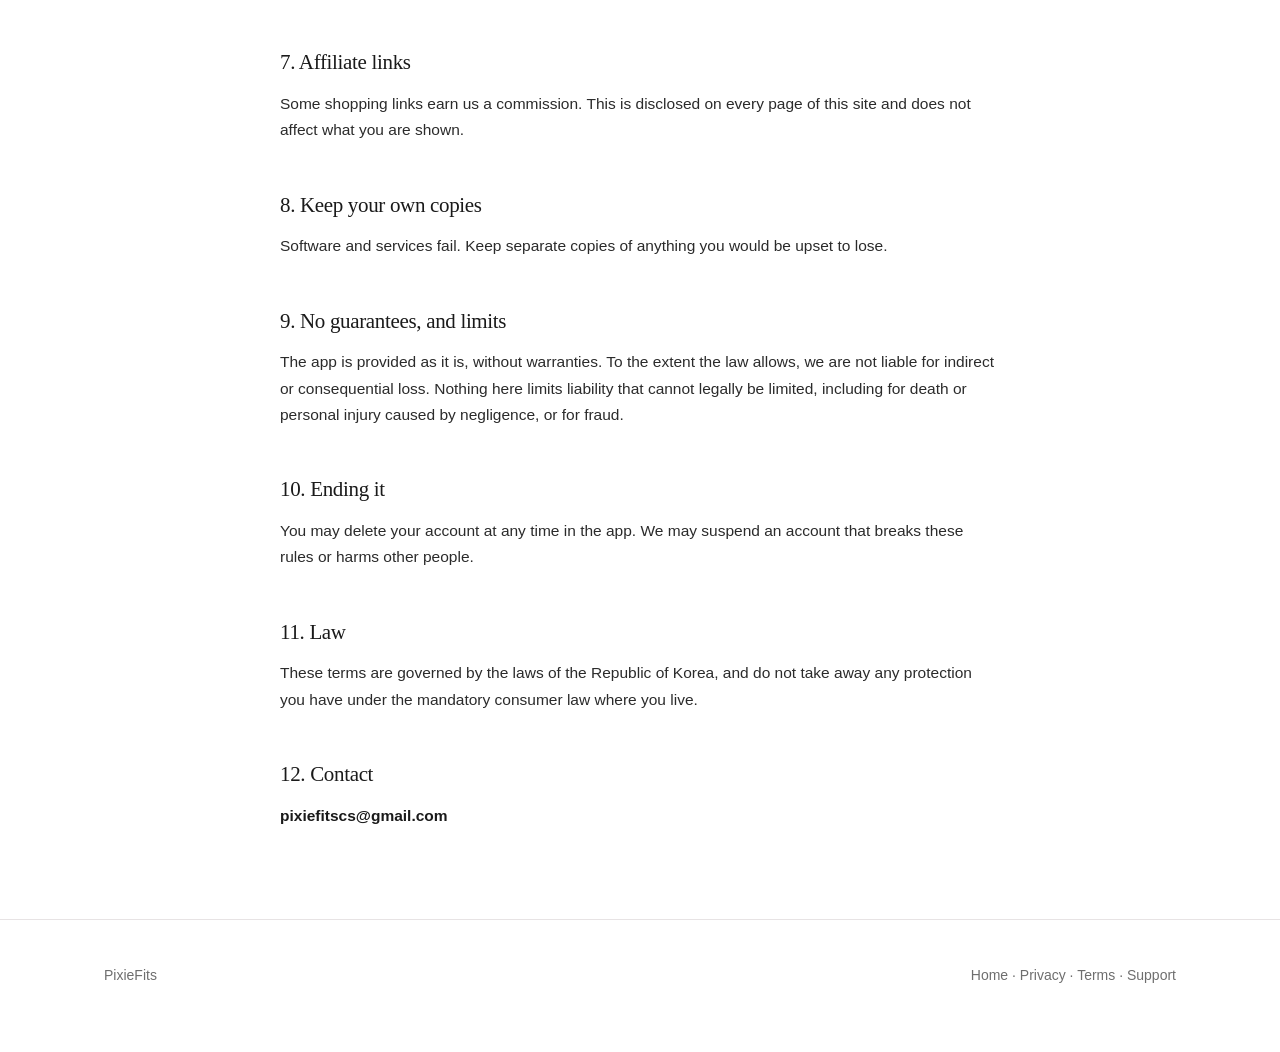
<file: terms.html>
<!DOCTYPE html>
<html lang="en">
<head>
<meta charset="UTF-8">
<meta name="viewport" content="width=device-width, initial-scale=1.0">
<title>Terms of Use — PixieFits</title>
<meta name="description" content="Terms of use and community rules for PixieFits.">
<link rel="icon" href="assets/favicon.svg" type="image/svg+xml">
<link rel="stylesheet" href="style.css">
<script src="lang.js" defer></script>
</head>
<body>
<nav class="nav">
  <div class="wrap">
    <a href="index.html" class="brand"><img src="assets/logo.png" alt="PixieFits" width="1606" height="640"></a>
    <ul>
      <li><a class="link" href="index.html">Home</a></li>
      <li><a class="link" href="privacy.html">Privacy</a></li>
      <li><a class="link" href="terms.html">Terms</a></li>
      <li><a class="link" href="support.html">Support</a></li>
    </ul>
  </div>
</nav>
<div class="wrap narrow doc">
<div data-lang="en">
  <h1>Terms of Use</h1>
  <p class="updated">PixieFits · Last updated 17 November 2026</p>
  <div class="langbar"><button data-set="en" aria-pressed="true">English</button><button data-set="ko" aria-pressed="false">한국어</button></div>

  <h2>1. What this is</h2>
  <p style="margin-top:10px">PixieFits turns your measurements and your skin profile into clothing and skincare suggestions. Using the app means you accept these terms.</p>

  <h2>2. Suggestions are not professional advice</h2>
  <div class="warn">
    PixieFits is not a medical service. Skin analysis and product suggestions are informational
    and can be wrong. They are not a diagnosis and do not replace a dermatologist or a doctor.
    If something on your skin is painful, spreading, changing or not healing, see a professional.
    Patch-test new products, and read the ingredients if you have allergies.
  </div>

  <h2>3. Your account</h2>
  <p>One account covers PixieFits and Diary by PixieFits. Keep your sign-in to yourself. You must be at least 14 (Republic of Korea) or 13 elsewhere.</p>

  <h2>4. What you post</h2>
  <p>Your photos and posts remain yours. By posting to the community you allow other users in the app to see them, and you allow us to display them for that purpose. Nothing more.</p>
  <p>Only post photographs you have the right to use, and do not post anyone who has not agreed to appear.</p>

  <h2>5. Community rules</h2>
  <p>There is no tolerance for objectionable content. Do not post:</p>
  <ul>
    <li>Nudity, sexual content, or anything sexualising a minor</li>
    <li>Harassment, hate speech, threats, or abuse directed at a person or group</li>
    <li>Content that is violent, graphic, or promotes self-harm or disordered eating</li>
    <li>Someone else's photographs or private information</li>
    <li>Spam, scams, or undisclosed paid promotion</li>
  </ul>
  <h3>Reporting, blocking, and what we do</h3>
  <p>
    Every post and comment has a report control, and you can block any user from the same menu.
    Reports are reviewed and acted on — removing content, or suspending the account —
    <strong>within 24 hours</strong>. Accounts that post the content listed above are removed.
    You can also write to us at <a href="mailto:&#112;&#105;&#120;&#105;&#101;&#102;&#105;&#116;&#115;&#99;&#115;&#64;&#103;&#109;&#97;&#105;&#108;&#46;&#99;&#111;&#109;">&#112;&#105;&#120;&#105;&#101;&#102;&#105;&#116;&#115;&#99;&#115;&#64;&#103;&#109;&#97;&#105;&#108;&#46;&#99;&#111;&#109;</a>.
  </p>

  <h2>6. Subscription</h2>
  <p>Some features need a paid subscription, billed through your Apple ID. It renews until you cancel, which you do in the App Store under your subscriptions, at least 24 hours before the next renewal. Refunds are handled by Apple.</p>

  <h2>7. Affiliate links</h2>
  <p>Some shopping links earn us a commission. This is disclosed on every page of this site and does not affect what you are shown.</p>

  <h2>8. Keep your own copies</h2>
  <p>Software and services fail. Keep separate copies of anything you would be upset to lose.</p>

  <h2>9. No guarantees, and limits</h2>
  <p>The app is provided as it is, without warranties. To the extent the law allows, we are not liable for indirect or consequential loss. Nothing here limits liability that cannot legally be limited, including for death or personal injury caused by negligence, or for fraud.</p>

  <h2>10. Ending it</h2>
  <p>You may delete your account at any time in the app. We may suspend an account that breaks these rules or harms other people.</p>

  <h2>11. Law</h2>
  <p>These terms are governed by the laws of the Republic of Korea, and do not take away any protection you have under the mandatory consumer law where you live.</p>

  <h2>12. Contact</h2>
  <p><strong><a href="mailto:&#112;&#105;&#120;&#105;&#101;&#102;&#105;&#116;&#115;&#99;&#115;&#64;&#103;&#109;&#97;&#105;&#108;&#46;&#99;&#111;&#109;">&#112;&#105;&#120;&#105;&#101;&#102;&#105;&#116;&#115;&#99;&#115;&#64;&#103;&#109;&#97;&#105;&#108;&#46;&#99;&#111;&#109;</a></strong></p>
</div>

<div data-lang="ko">
  <h1>이용약관</h1>
  <p class="updated">PixieFits · 최종 수정 2026년 11월 17일</p>
  <div class="langbar"><button data-set="en" aria-pressed="false">English</button><button data-set="ko" aria-pressed="true">한국어</button></div>

  <h2>1. 이 앱에 대하여</h2>
  <p style="margin-top:10px">PixieFits는 신체 치수와 피부 프로필을 의류·스킨케어 제안으로 옮기는 앱입니다. 앱을 사용하시면 이 약관에 동의하신 것으로 봅니다.</p>

  <h2>2. 제안은 전문가의 조언이 아닙니다</h2>
  <div class="warn">
    PixieFits는 의료 서비스가 아닙니다. 피부 분석과 제품 제안은 참고용이며 틀릴 수 있습니다.
    진단이 아니고 피부과 전문의나 의사를 대신하지 않습니다. 통증이 있거나, 번지거나, 모양이
    변하거나, 낫지 않는 증상은 전문가의 진료를 받으세요. 새 제품은 패치 테스트를 하시고,
    알레르기가 있다면 성분을 확인하세요.
  </div>

  <h2>3. 계정</h2>
  <p>하나의 계정으로 PixieFits와 Diary by PixieFits를 함께 사용합니다. 로그인 정보는 본인만 알고 계세요. 만 14세 이상(대한민국 기준, 그 외 지역은 13세 이상)이어야 합니다.</p>

  <h2>4. 게시물</h2>
  <p>올리신 사진과 글의 권리는 본인에게 있습니다. 커뮤니티에 게시하면 앱 내 다른 사용자가 볼 수 있고, 저희는 그 목적으로만 표시합니다. 그 외의 용도는 없습니다.</p>
  <p>사용할 권리가 있는 사진만 올리시고, 동의하지 않은 타인이 등장하는 사진은 올리지 마세요.</p>

  <h2>5. 커뮤니티 규칙</h2>
  <p>불쾌감을 주는 콘텐츠는 용인하지 않습니다. 다음은 금지됩니다:</p>
  <ul>
    <li>나체, 성적 콘텐츠, 미성년자를 성적으로 묘사하는 일체의 내용</li>
    <li>특정인이나 집단을 향한 괴롭힘, 혐오 표현, 위협, 모욕</li>
    <li>폭력적·잔혹한 내용, 자해나 섭식장애를 조장하는 내용</li>
    <li>타인의 사진이나 사적인 정보</li>
    <li>스팸, 사기, 표시하지 않은 유료 광고</li>
  </ul>
  <h3>신고·차단과 저희의 조치</h3>
  <p>
    모든 게시물과 댓글에 신고 버튼이 있고, 같은 메뉴에서 해당 사용자를 차단할 수 있습니다.
    신고는 검토 후 <strong>24시간 이내에</strong> 조치합니다 — 콘텐츠 삭제 또는 계정 정지.
    위 항목을 게시한 계정은 삭제합니다. <a href="mailto:&#112;&#105;&#120;&#105;&#101;&#102;&#105;&#116;&#115;&#99;&#115;&#64;&#103;&#109;&#97;&#105;&#108;&#46;&#99;&#111;&#109;">&#112;&#105;&#120;&#105;&#101;&#102;&#105;&#116;&#115;&#99;&#115;&#64;&#103;&#109;&#97;&#105;&#108;&#46;&#99;&#111;&#109;</a> 로도 신고하실 수 있습니다.
  </p>

  <h2>6. 구독</h2>
  <p>일부 기능은 유료 구독이 필요하며 Apple ID로 결제됩니다. 해지하기 전까지 자동 갱신되고, 해지는 App Store의 구독 메뉴에서 다음 갱신 최소 24시간 전에 하시면 됩니다. 환불은 Apple이 처리합니다.</p>

  <h2>7. 제휴 링크</h2>
  <p>일부 쇼핑 링크에서 수수료가 발생합니다. 이 사이트 모든 페이지에 공시되어 있으며, 추천 내용에는 영향을 주지 않습니다.</p>

  <h2>8. 사본을 보관해 주세요</h2>
  <p>소프트웨어와 서비스는 실패할 수 있습니다. 잃어버리면 곤란한 내용은 별도로 보관해 주세요.</p>

  <h2>9. 보증과 책임의 한계</h2>
  <p>앱은 있는 그대로 제공되며 별도의 보증이 없습니다. 법이 허용하는 범위에서 간접손해·결과적 손해에 대해 책임지지 않습니다. 다만 법률상 제한할 수 없는 책임은 제한되지 않습니다.</p>

  <h2>10. 이용 종료</h2>
  <p>언제든 앱에서 계정을 삭제하실 수 있습니다. 이 규칙을 어기거나 다른 이용자에게 해를 끼치는 계정은 정지할 수 있습니다.</p>

  <h2>11. 준거법</h2>
  <p>이 약관은 대한민국 법률에 따르며, 거주 국가의 강행적 소비자보호 법령이 보장하는 권리를 제한하지 않습니다.</p>

  <h2>12. 문의</h2>
  <p><strong><a href="mailto:&#112;&#105;&#120;&#105;&#101;&#102;&#105;&#116;&#115;&#99;&#115;&#64;&#103;&#109;&#97;&#105;&#108;&#46;&#99;&#111;&#109;">&#112;&#105;&#120;&#105;&#101;&#102;&#105;&#116;&#115;&#99;&#115;&#64;&#103;&#109;&#97;&#105;&#108;&#46;&#99;&#111;&#109;</a></strong></p>
</div>
</div>
<footer>
  <div class="wrap">
    <span>PixieFits</span>
    <span><a href="index.html">Home</a> · <a href="privacy.html">Privacy</a> · <a href="terms.html">Terms</a> · <a href="support.html">Support</a></span>
  </div>
</footer>
</body>
</html>
</file>
<file: style.css>
/* =========================================================
   PixieFits — project site
   White base, hairline rules, blush-pink blocks: the same editorial system
   the app and its App Store creative already use, so the site does not look
   like a different product. No build step — GitHub Pages serves this as-is.
   ========================================================= */

:root {
  --white: #ffffff;
  --ink: #1a1a1a;
  --text: #2b2b2b;
  --gray: #6e6e6e;
  --gray-soft: #9c9c9c;
  --line: #e7e3e4;
  --pink: #efa9c0;
  --pink-deep: #c24a72;
  --pink-block: #fdf0f3;
  --pink-pale: #fef7f9;
  --font: -apple-system, BlinkMacSystemFont, "Segoe UI", Helvetica, Arial, sans-serif;
  --serif: "Playfair Display", Georgia, "Times New Roman", serif;
  --wrap: 1120px;
}

* { box-sizing: border-box; margin: 0; padding: 0; }
html { scroll-behavior: smooth; -webkit-text-size-adjust: 100%; }
body { font-family: var(--font); color: var(--text); background: var(--white); line-height: 1.7; font-size: 16px; }

.wrap { max-width: var(--wrap); margin: 0 auto; padding: 0 24px; }
.narrow { max-width: 720px; }
a { color: var(--ink); text-decoration: none; }
a:hover { color: var(--pink-deep); }
img { max-width: 100%; display: block; }

/* ---------- masthead ---------- */
.nav { border-bottom: 1px solid var(--line); background: rgba(255,255,255,.92); position: sticky; top: 0; z-index: 20; backdrop-filter: saturate(180%) blur(12px); }
.nav .wrap { display: flex; align-items: center; justify-content: space-between; height: 64px; gap: 20px; }
.brand { font-family: var(--serif); font-size: 21px; letter-spacing: -.01em; white-space: nowrap; }
.nav ul { list-style: none; display: flex; gap: 22px; }
.nav a.link { font-size: 14px; color: var(--gray); }
.nav a.link:hover { color: var(--ink); }
@media (max-width: 680px) {
  .nav .wrap { height: auto; flex-direction: column; align-items: flex-start; padding-top: 12px; padding-bottom: 10px; gap: 8px; }
  .nav ul { gap: 15px; flex-wrap: wrap; }
}

/* ---------- the phone ---------- */
/* Drawn in CSS rather than baked into the images, so one screenshot can be
   reused at any size and the frame stays crisp on a retina screen. */
.phone { position: relative; width: 100%; max-width: 290px; margin: 0 auto; }
.phone::before {
  content: ""; position: absolute; inset: -11px -10px; border-radius: 42px;
  background: #15151a;
  box-shadow: 0 22px 44px rgba(26,26,26,.20), 0 3px 10px rgba(26,26,26,.10);
}
.phone::after {
  content: ""; position: absolute; top: -2px; left: 50%; transform: translateX(-50%);
  width: 86px; height: 20px; border-radius: 0 0 13px 13px; background: #15151a; z-index: 2;
}
.phone img { position: relative; border-radius: 32px; z-index: 1; }

/* ---------- hero ---------- */
.hero { padding: 76px 0 70px; border-bottom: 1px solid var(--line); background: linear-gradient(180deg, var(--pink-pale), var(--white) 70%); }
.hero .wrap { display: grid; grid-template-columns: 1.05fr .95fr; gap: 56px; align-items: center; }
.kicker { font-size: 12px; letter-spacing: .14em; text-transform: uppercase; color: var(--pink-deep); font-weight: 600; }
.hero h1 { font-family: var(--serif); font-weight: 400; font-size: clamp(36px, 5.4vw, 60px); line-height: 1.08; letter-spacing: -.02em; color: var(--ink); margin-top: 14px; }
.hero h1 em { color: var(--pink-deep); font-style: italic; }
.hero p { margin-top: 20px; max-width: 46ch; font-size: 17.5px; color: var(--gray); }
.hero .meta { margin-top: 26px; font-size: 13px; color: var(--gray-soft); }
@media (max-width: 860px) {
  .hero .wrap { grid-template-columns: 1fr; gap: 42px; }
  .hero { padding: 54px 0 56px; }
}

/* ---------- sections ---------- */
section { padding: 76px 0; border-bottom: 1px solid var(--line); }
h2 { font-family: var(--serif); font-weight: 400; font-size: clamp(27px, 3.4vw, 38px); letter-spacing: -.016em; color: var(--ink); }
h3 { font-size: 17px; font-weight: 600; color: var(--ink); margin: 30px 0 7px; }
.lede { font-size: 17.5px; color: var(--gray); max-width: 56ch; margin-top: 14px; }
p + p { margin-top: 13px; }

/* a feature row: copy on one side, a phone on the other, alternating */
.feature { display: grid; grid-template-columns: 1fr 1fr; gap: 60px; align-items: center; }
.feature + .feature { margin-top: 84px; }
.feature:nth-child(even) .feature-copy { order: 2; }
.feature-copy h2 { margin-top: 12px; }
.feature-copy p { font-size: 16px; color: var(--gray); max-width: 44ch; margin-top: 14px; }
.feature-copy ul { list-style: none; margin-top: 18px; }
.feature-copy li { font-size: 15.5px; color: var(--text); padding: 9px 0 9px 20px; border-top: 1px solid var(--line); position: relative; }
.feature-copy li::before { content: ""; position: absolute; left: 0; top: 19px; width: 8px; height: 1px; background: var(--pink-deep); }
@media (max-width: 860px) {
  .feature { grid-template-columns: 1fr; gap: 34px; }
  .feature:nth-child(even) .feature-copy { order: 0; }
  .feature + .feature { margin-top: 64px; }
}

.block { background: var(--pink-block); padding: 60px 0; border-bottom: 1px solid var(--line); }
.block h2 { margin-bottom: 12px; }
.block p { max-width: 56ch; color: var(--text); }

.grid3 { display: grid; grid-template-columns: repeat(3, 1fr); gap: 30px; margin-top: 38px; }
@media (max-width: 860px) { .grid3 { grid-template-columns: 1fr; gap: 30px; } }
.card .rule { width: 34px; height: 2px; background: var(--pink); margin-bottom: 14px; }
.card h3 { margin-top: 0; }
.card p { font-size: 15px; color: var(--gray); }

/* a horizontal strip of screens */
.strip { display: flex; gap: 22px; overflow-x: auto; padding: 8px 2px 18px; scroll-snap-type: x proximity; }
.strip::-webkit-scrollbar { height: 0; }
.strip .phone { flex: 0 0 190px; max-width: 190px; scroll-snap-align: start; }
.strip .phone::after { width: 56px; height: 14px; }
.strip .phone img { border-radius: 22px; }
.strip .phone::before { inset: -8px -7px; border-radius: 30px; }
.cap { margin-top: 10px; font-size: 12.5px; color: var(--gray-soft); text-align: center; }

[data-reveal] { opacity: 0; transform: translateY(14px); transition: opacity .5s ease-out, transform .5s ease-out; }
[data-reveal].seen { opacity: 1; transform: none; }

/* ---------- legal documents ---------- */
.doc { padding: 54px 0 90px; }
.doc h1 { font-family: var(--serif); font-weight: 400; font-size: clamp(30px, 4.6vw, 44px); letter-spacing: -.02em; color: var(--ink); }
.doc .updated { margin-top: 10px; font-size: 13px; color: var(--gray-soft); }
.doc h2 { font-size: 21px; margin: 44px 0 10px; }
.doc h3 { font-size: 16px; margin: 26px 0 6px; }
.doc p, .doc li { font-size: 15.5px; color: var(--text); }
.doc ul, .doc ol { margin: 10px 0 0 20px; }
.doc li { margin-bottom: 7px; }
.doc .note { background: var(--pink-block); padding: 16px 20px; border-radius: 6px; margin-top: 18px; font-size: 15px; }
.doc .warn { border-left: 3px solid var(--pink-deep); background: var(--pink-pale); padding: 14px 18px; margin-top: 18px; font-size: 15px; }

table { width: 100%; border-collapse: collapse; margin-top: 16px; font-size: 14.5px; }
th, td { text-align: left; padding: 11px 12px; border-bottom: 1px solid var(--line); vertical-align: top; }
th { font-weight: 600; color: var(--ink); background: #fbf9fa; }
td:first-child { color: var(--ink); font-weight: 500; }
@media (max-width: 640px) {
  table, thead, tbody, th, td, tr { display: block; }
  thead { display: none; }
  tr { border-bottom: 1px solid var(--line); padding: 12px 0; }
  td { border: 0; padding: 3px 0; }
  td:first-child { font-weight: 600; }
}

/* ---------- language toggle ---------- */
.langbar { display: flex; gap: 6px; margin: 26px 0 0; }
.langbar button { font: inherit; font-size: 13px; padding: 6px 15px; cursor: pointer; border: 1px solid var(--line); background: var(--white); color: var(--gray); border-radius: 999px; }
.langbar button[aria-pressed="true"] { background: var(--ink); border-color: var(--ink); color: var(--white); }
[data-lang] { display: none; }
[data-lang].on { display: block; }

/* ---------- footer ---------- */
footer { padding: 44px 0 64px; border-top: 1px solid var(--line); font-size: 14px; color: var(--gray); }
footer .wrap { display: flex; justify-content: space-between; gap: 18px; flex-wrap: wrap; }
footer a { color: var(--gray); }
footer a:hover { color: var(--ink); }
.disclosure { margin-top: 18px; font-size: 12.5px; color: var(--gray-soft); max-width: 62ch; line-height: 1.6; }

:focus-visible { outline: 2px solid var(--pink-deep); outline-offset: 3px; }
@media (prefers-reduced-motion: reduce) { * { animation: none !important; transition: none !important; } }

/* =========================================================
   App mockups
   Drawn in HTML and CSS rather than pasted in as screenshots: the interface
   keeps changing, and a stale screenshot on a landing page is worse than an
   honest sketch of it. These are stylised, not pixel copies.
   ========================================================= */

.mock {
  position: relative; z-index: 1; border-radius: 32px; overflow: hidden;
  background: #fdf7f8; aspect-ratio: 9 / 18.4;
  display: flex; flex-direction: column;
  font-size: 11px; line-height: 1.45; color: #2b2b2b; text-align: left;
}
.mock-bar {
  flex: 0 0 auto; display: flex; align-items: center; gap: 6px;
  padding: 26px 14px 9px; background: #fff; border-bottom: 1px solid #f2e6ea;
}
.mock-logo { font-family: var(--serif); font-size: 13px; color: #4b3f17; letter-spacing: -.01em; }
.mock-logo span { color: var(--pink); }
.mock-body { flex: 1 1 auto; padding: 12px; display: grid; gap: 9px; align-content: start; overflow: hidden; }
.mock-card { background: #fff; border: 1px solid #f4eaee; border-radius: 13px; padding: 11px 12px; display: grid; gap: 7px; }
.mock-h { font-size: 13px; font-weight: 600; color: #1a1a1a; }
.mock-sub { font-size: 10px; color: #9c9c9c; }
.mock-chip { justify-self: start; font-size: 9.5px; padding: 2px 9px; border-radius: 99px; border: 1px solid #f0dfe5; color: #6e6e6e; }
.mock-btn { font-size: 11px; font-weight: 600; color: #fff; background: var(--pink); border-radius: 99px; padding: 7px 0; text-align: center; }
.mock-btn.ghost { background: #fff; color: #6e6e6e; border: 1px solid #f0e3e7; font-weight: 500; }

/* measurements */
.mock-meas { display: grid; grid-template-columns: repeat(3, 1fr); gap: 7px 6px; }
.mock-meas div { display: grid; gap: 1px; }
.mock-meas b { font-size: 12.5px; font-weight: 600; color: #1a1a1a; }
.mock-meas span { font-size: 8.5px; letter-spacing: .06em; text-transform: uppercase; color: #a89aa0; }

/* skin score ring + bars */
.mock-score { display: flex; align-items: center; gap: 11px; }
.mock-ring {
  width: 52px; height: 52px; border-radius: 50%; flex: 0 0 auto;
  background: conic-gradient(var(--pink) 0 76%, #f3e7eb 76% 100%);
  display: flex; align-items: center; justify-content: center;
}
.mock-ring i { width: 38px; height: 38px; border-radius: 50%; background: #fff; display: flex; align-items: center; justify-content: center; font-style: normal; font-size: 14px; font-weight: 600; }
.mock-bars { display: grid; gap: 5px; }
.mock-bars div { display: grid; grid-template-columns: 50px 1fr; align-items: center; gap: 7px; font-size: 9.5px; color: #7a7076; }
.mock-bars u { text-decoration: none; height: 5px; border-radius: 99px; background: #f3e7eb; display: block; position: relative; }
.mock-bars u::after { content: ""; position: absolute; left: 0; top: 0; bottom: 0; border-radius: 99px; background: var(--pink-deep); width: var(--v, 50%); opacity: .75; }

/* closet rail */
.mock-rail { display: grid; gap: 4px; }
.mock-rail > span { font-size: 9px; letter-spacing: .06em; text-transform: uppercase; color: #a89aa0; }
.mock-rail div { display: flex; gap: 6px; }
.mock-rail i {
  flex: 1; aspect-ratio: 3/4; border-radius: 7px; background: #f6eef1;
  border: 1px solid #f1e3e8; position: relative;
}
.mock-rail i::after { content: ""; position: absolute; inset: 22% 26%; border-radius: 3px; background: var(--c, #e9dde3); }

/* community card */
.mock-post { display: grid; gap: 6px; }
.mock-post .img { aspect-ratio: 1; border-radius: 10px; background: linear-gradient(135deg, #f7e9ee, #fdf5f0); }
.mock-post .row { display: flex; justify-content: space-between; font-size: 9.5px; color: #8b8187; }
.mock-post b { font-size: 10.5px; color: #1a1a1a; }

.mock-tabs {
  flex: 0 0 auto; display: grid; grid-template-columns: repeat(5, 1fr);
  background: #fff; border-top: 1px solid #f2e6ea; padding: 7px 0 13px;
  font-size: 8.5px; color: #b3a7ad; text-align: center;
}
.mock-tabs span.on { color: var(--pink-deep); font-weight: 600; }

/* the App Store button */
.cta { display: inline-flex; align-items: center; gap: 9px; margin-top: 26px; padding: 13px 24px; border-radius: 999px; background: var(--ink); color: #fff; font-size: 15px; font-weight: 500; }
.cta:hover { background: var(--pink-deep); color: #fff; }
.cta svg { width: 17px; height: 17px; fill: currentColor; }
.brand img { height: 26px; width: auto; display: block; }
</file>
